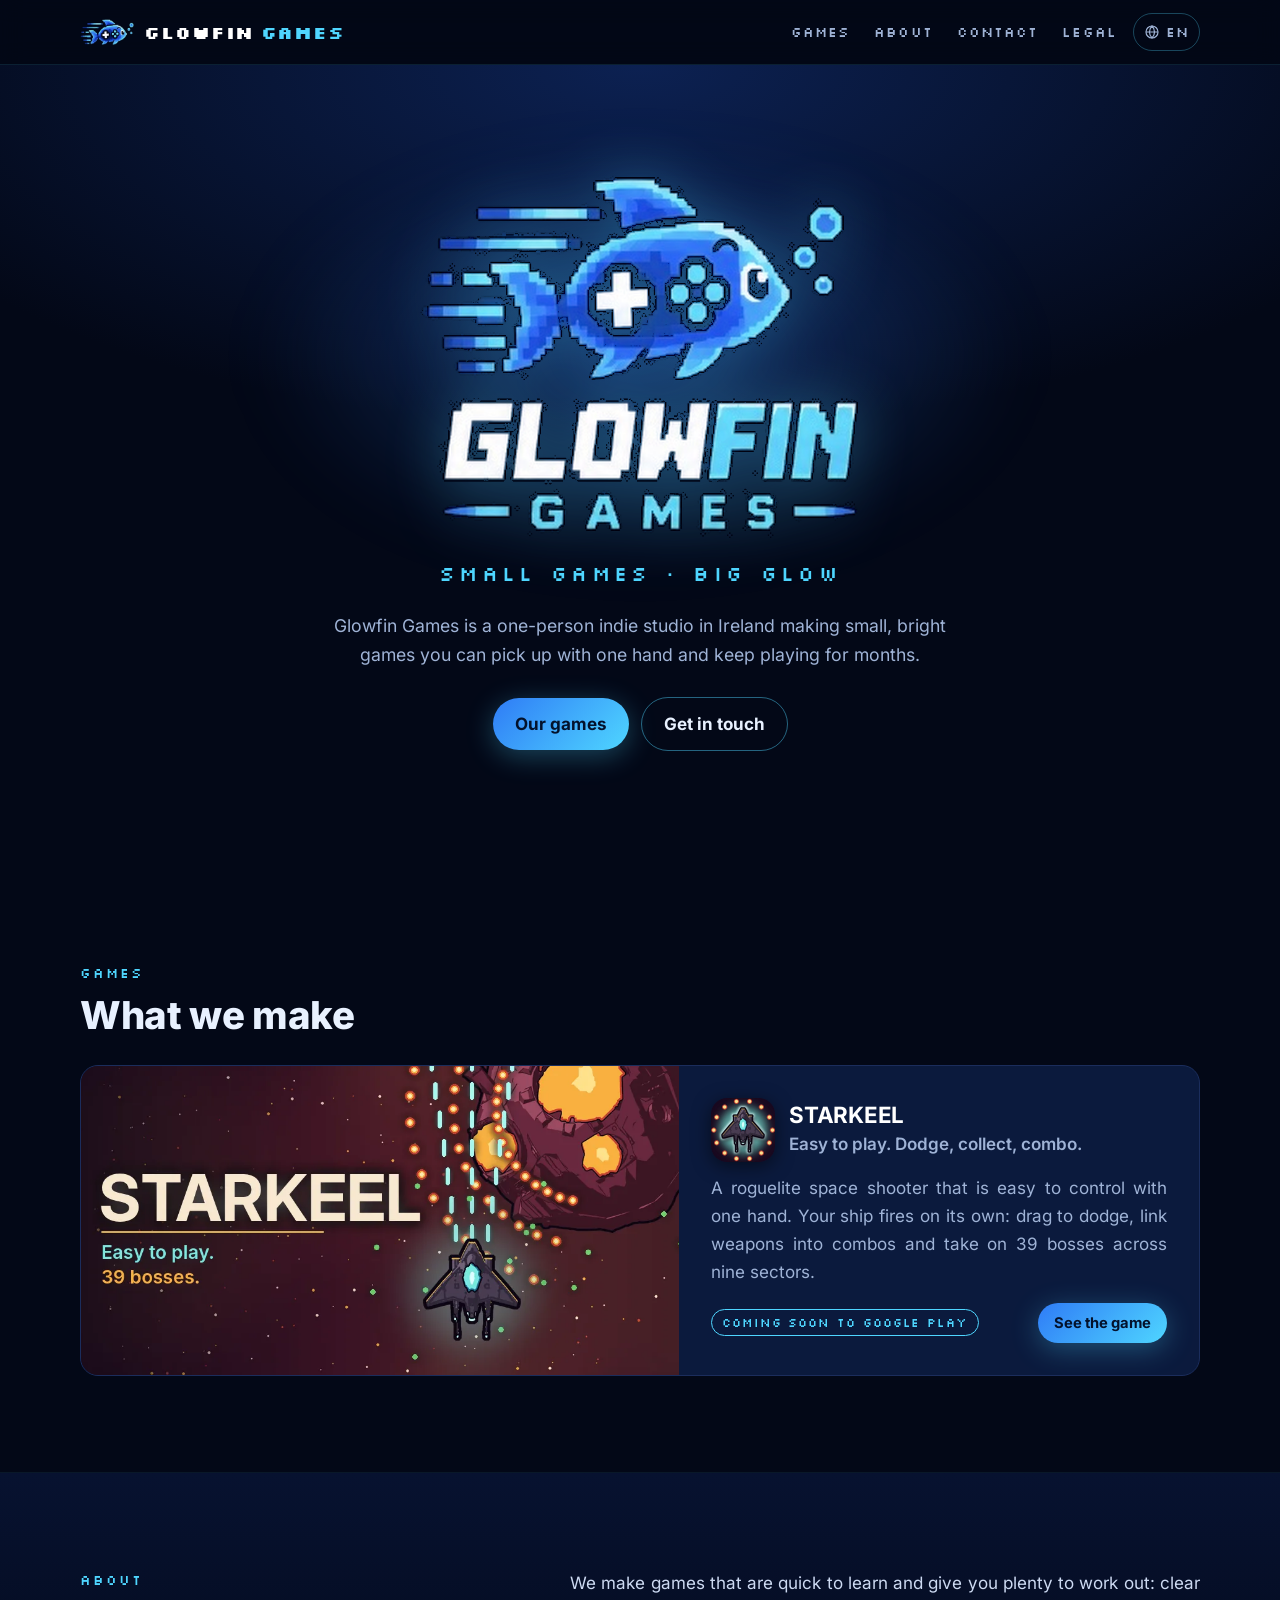
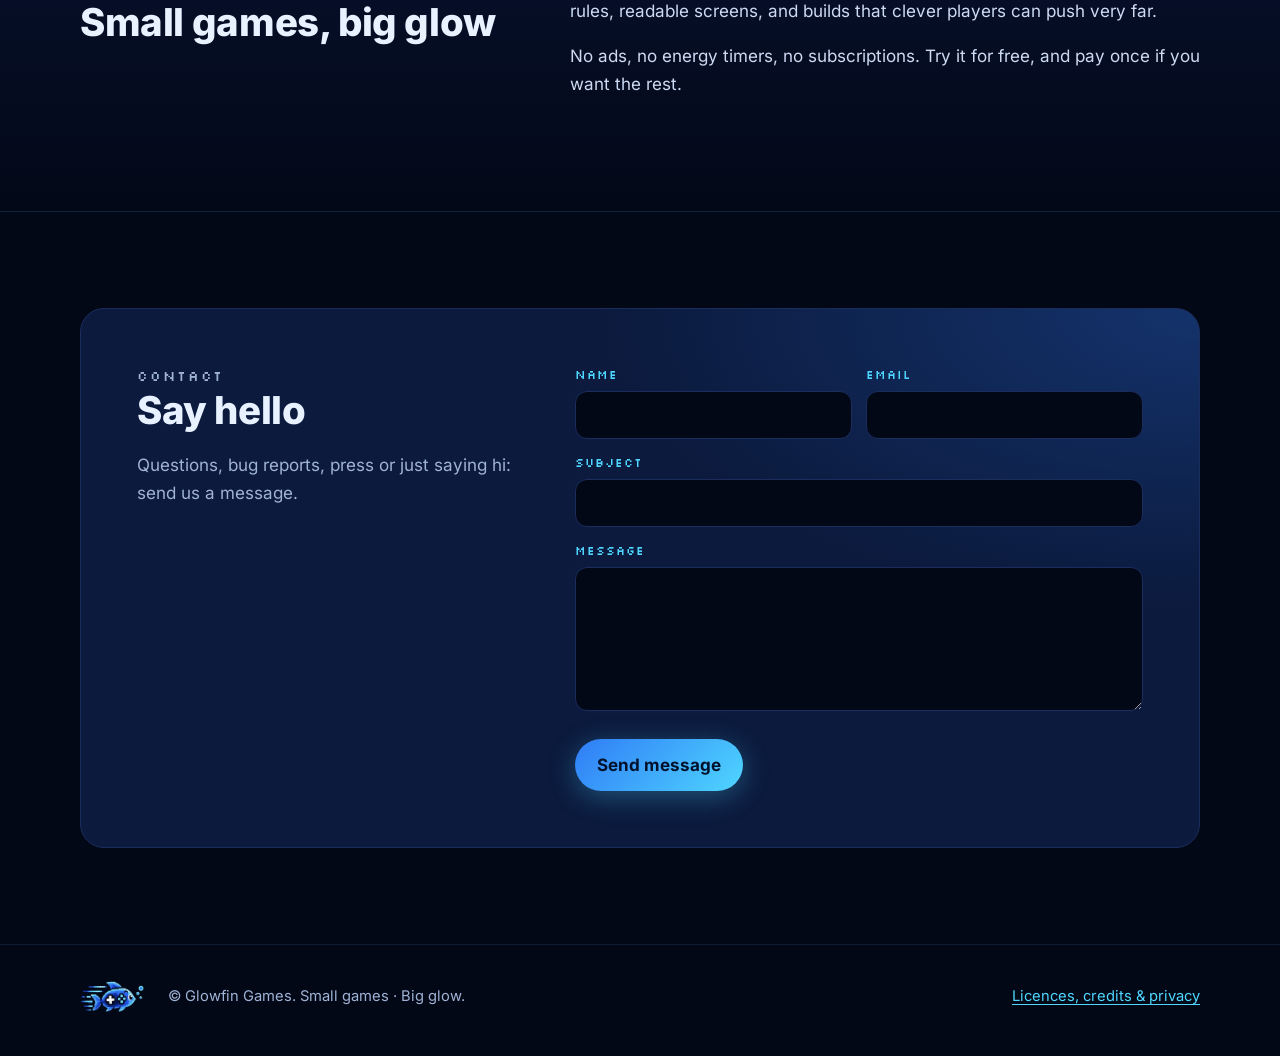
<file: docs/index.html>
<!doctype html>
<html lang="en">
<head>
<meta charset="utf-8">
<meta name="viewport" content="width=device-width, initial-scale=1">
<title>Glowfin Games</title>
<meta name="description" content="Glowfin Games is a one-person indie studio in Ireland making small, bright games you can pick up with one hand and keep playing for months.">
<meta property="og:title" content="Glowfin Games">
<meta property="og:description" content="Glowfin Games is a one-person indie studio in Ireland making small, bright games you can pick up with one hand and keep playing for months.">
<meta property="og:locale" content="en">
<meta name="theme-color" content="#030817">
<link rel="canonical" href="https://glowfingames.com/">
<link rel="alternate" hreflang="en" href="https://glowfingames.com/">
<link rel="alternate" hreflang="pt-BR" href="https://glowfingames.com/pt-br/">
<link rel="alternate" hreflang="x-default" href="https://glowfingames.com/">
<link rel="icon" type="image/png" href="assets/brand/favicon.png">
<link rel="apple-touch-icon" href="assets/brand/apple-touch-icon.png">
<link rel="stylesheet" href="assets/site.css">
<script src="https://challenges.cloudflare.com/turnstile/v0/api.js" async defer></script>
</head>
<body data-lb-close="Close" data-lb-prev="Previous" data-lb-next="Next">
<a class="skip" href="#main">Skip to content</a>
<header class="top">
  <div class="wrap top-in">
    <a class="brand" href="index.html"><img src="assets/brand/glowfin-fish.png" alt="" width="54" height="26"><span>Glowfin<b>Games</b></span></a>
    <div class="top-right">
      <nav><a href="index.html#games">Games</a><a href="index.html#about">About</a><a href="index.html#contact">Contact</a><a href="legal/index.html">Legal</a></nav>
      <details class="lang"><summary aria-label="Language: English" title="Language"><svg class="ico" viewBox="0 0 24 24" aria-hidden="true"><circle cx="12" cy="12" r="9" fill="none" stroke="currentColor" stroke-width="1.8"/><path d="M3 12h18M12 3c2.6 2.6 3.8 5.6 3.8 9s-1.2 6.4-3.8 9c-2.6-2.6-3.8-5.6-3.8-9S9.4 5.6 12 3z" fill="none" stroke="currentColor" stroke-width="1.8"/></svg><span>EN</span></summary><ul><li><a href="index.html?lang=en" hreflang="en" lang="en" data-lang="en" aria-current="true">English</a></li><li><a href="pt-br/index.html?lang=pt-br" hreflang="pt-BR" lang="pt-BR" data-lang="pt-br">Português (Brasil)</a></li></ul></details>
    </div>
  </div>
</header>
<main id="main">
<section class="hero">
  <div class="glow" aria-hidden="true"></div>
  <div class="wrap hero-in">
    <img class="hero-logo" src="assets/brand/glowfin-logo.png" alt="Glowfin Games" width="625" height="515">
    <p class="slogan">Small games · Big glow</p>
    <p class="lead">Glowfin Games is a one-person indie studio in Ireland making small, bright games you can pick up with one hand and keep playing for months.</p>
    <div class="row center"><a class="btn" href="#games">Our games</a><a class="btn ghost" href="#contact">Get in touch</a></div>
  </div>
  <div class="bubbles" aria-hidden="true"><i></i><i></i><i></i><i></i><i></i><i></i><i></i><i></i><i></i><i></i><i></i><i></i><i></i><i></i></div>
</section>
<section id="games" class="section">
  <div class="wrap">
    <p class="kicker">Games</p>
    <h2>What we make</h2>
    <div class="game-grid">
<article class="game-card" style="--accent:#4fd6ff">
  <a class="game-card-img" href="games/starkeel/index.html"><img src="games/starkeel/media/banner.webp?v=4601c303" alt="STARKEEL artwork" loading="lazy" width="1024" height="500"></a>
  <div class="game-card-body">
    <div class="game-card-head">
      <img class="game-icon" src="games/starkeel/media/icon.webp?v=4570284d" alt="" width="64" height="64">
      <div><h3><a href="games/starkeel/index.html">STARKEEL</a></h3><p class="tag">Easy to play. Dodge, collect, combo.</p></div>
    </div>
    <p>A roguelite space shooter that is easy to control with one hand. Your ship fires on its own: drag to dodge, link weapons into combos and take on 39 bosses across nine sectors.</p>
    <div class="row"><span class="badge">Coming soon to Google Play</span><a class="btn small" href="games/starkeel/index.html">See the game</a></div>
  </div>
</article>
    </div>
  </div>
</section>
<section id="about" class="section alt">
  <div class="wrap about-in">
    <div><p class="kicker">About</p><h2>Small games, big glow</h2></div>
    <div class="prose"><p>We make games that are quick to learn and give you plenty to work out: clear rules, readable screens, and builds that clever players can push very far.</p>
<p>No ads, no energy timers, no subscriptions. Try it for free, and pay once if you want the rest.</p></div>
  </div>
</section>
<section id="contact" class="section contact">
  <div class="wrap contact-in has-form">
    <div>
      <p class="kicker">Contact</p>
      <h2>Say hello</h2>
      <p>Questions, bug reports, press or just saying hi: send us a message.</p>
    </div>
    <div class="contact-card"><form class="contact-form" action="https://glowfingames.com/api/contact" method="post" data-contact data-msg-sending="Sending…" data-msg-sent="Thanks! Your message is on its way. We&#x27;ll reply by email." data-msg-err-captcha="The spam check didn&#x27;t pass. Please wait for it to finish and try again." data-msg-err-fields="Please add a valid email address and a message." data-msg-err-send="Sorry, that didn&#x27;t send. Please try again in a moment." data-msg-err-offline="Sorry, that didn&#x27;t send. Check your connection and try again.">
  <div class="two">
    <label>Name<input name="name" autocomplete="name" maxlength="100"></label>
    <label>Email<input name="email" type="email" autocomplete="email" maxlength="200" required></label>
  </div>
  <label>Subject<input name="subject" maxlength="150"></label>
  <label>Message<textarea name="message" rows="5" maxlength="5000" required></textarea></label>
  <label class="hp" aria-hidden="true">Website<input name="website" tabindex="-1" autocomplete="off"></label>
  <div class="cf-turnstile" data-sitekey="0x4AAAAAAF5zjyASUBGhfJ5C" data-theme="dark" data-language="en"></div>
  <div class="row"><button class="btn" type="submit">Send message</button><p class="form-status" role="status" aria-live="polite"></p></div>
  
</form></div>
  </div>
</section>
</main>
<footer class="foot">
  <div class="wrap foot-in">
    <img src="assets/brand/glowfin-fish.png" alt="" width="64" height="31">
    <p>© Glowfin Games. Small games · Big glow.</p>
    <p><a href="legal/index.html">Licences, credits &amp; privacy</a></p>
  </div>
</footer>
<script src="assets/site.js" defer></script>
</body>
</html>
</file>
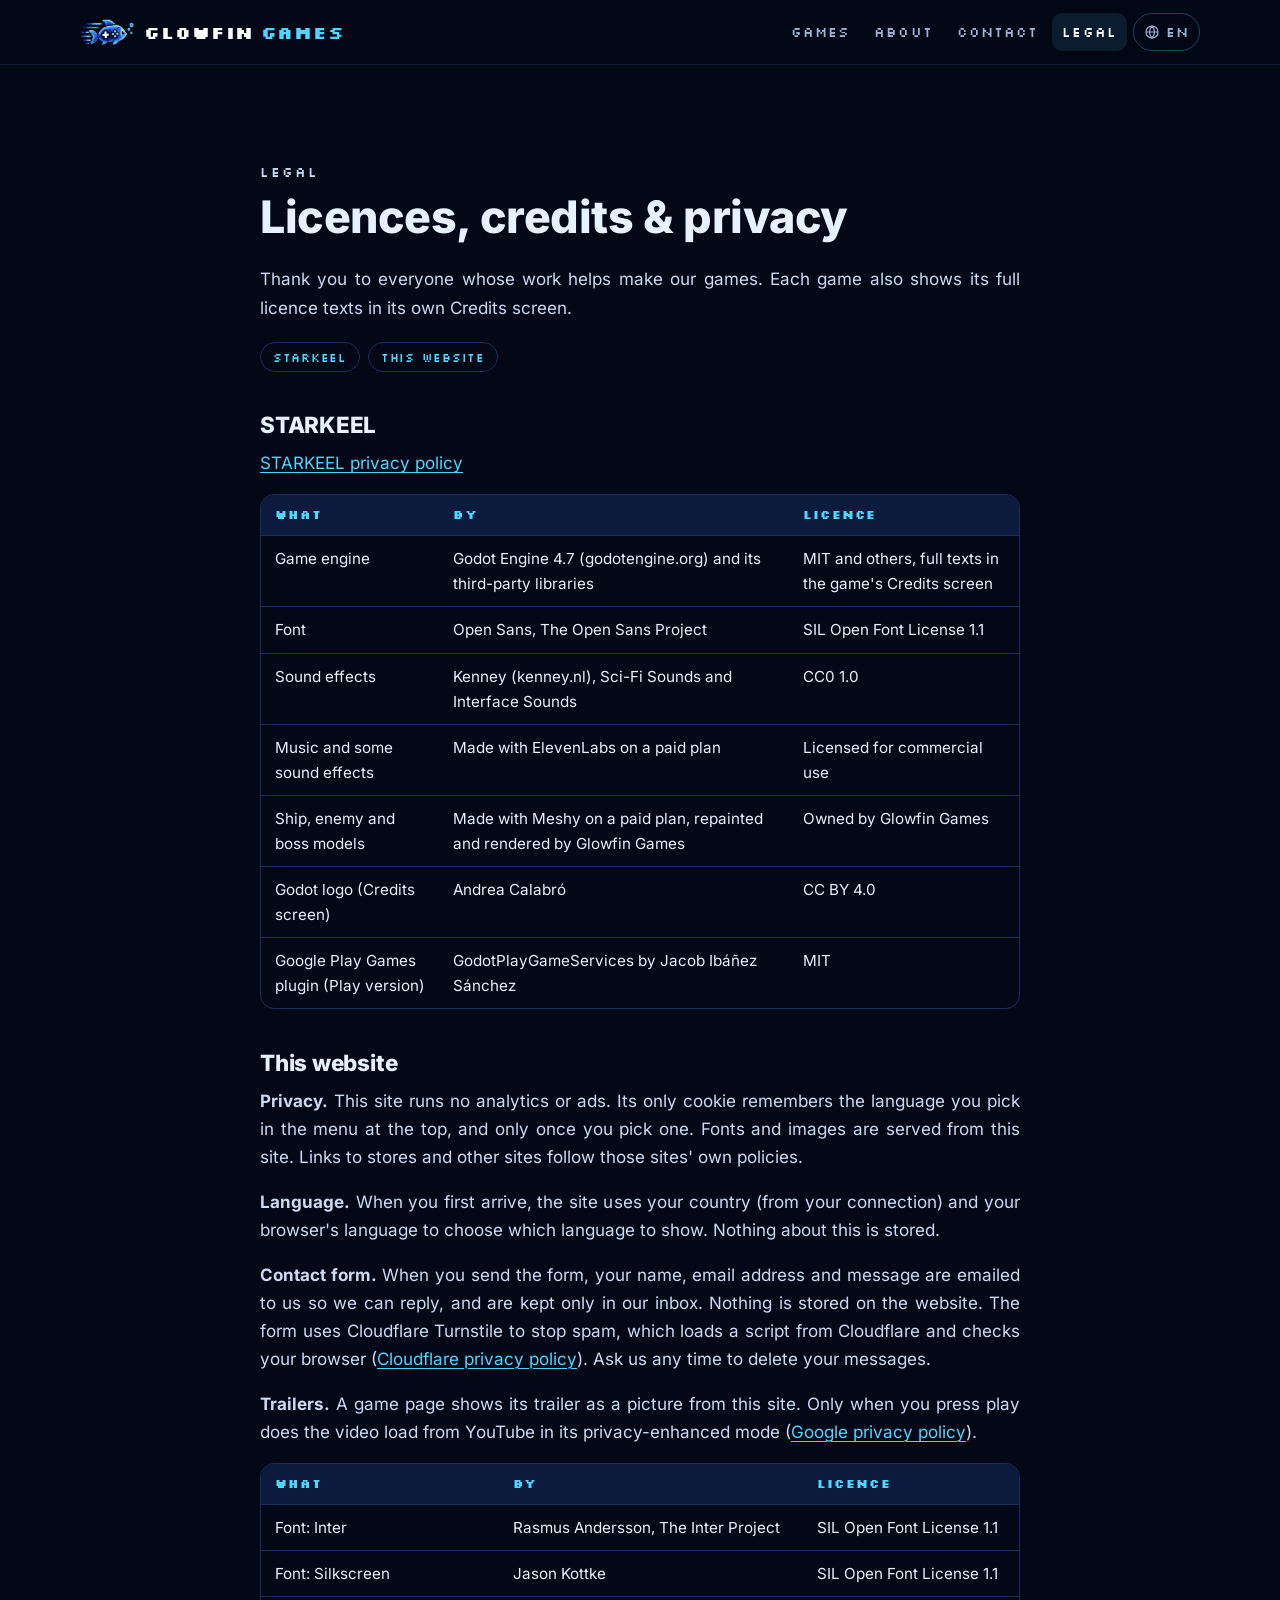
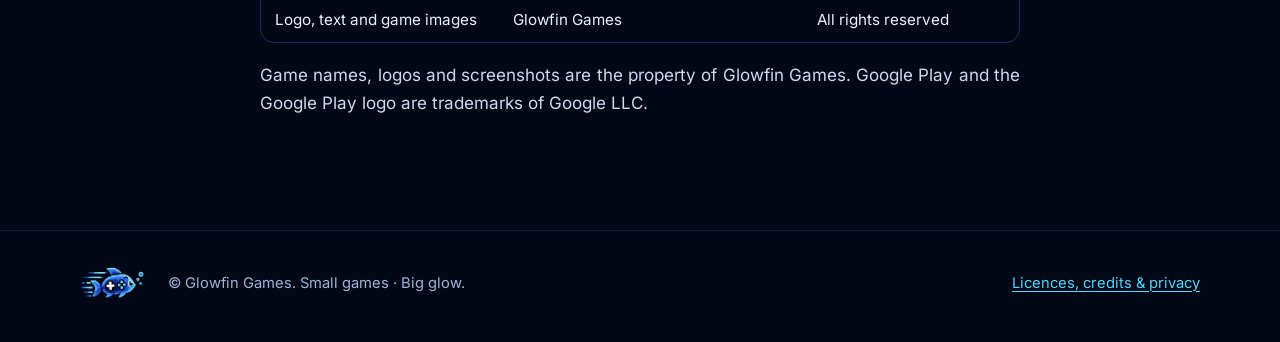
<file: docs/legal/index.html>
<!doctype html>
<html lang="en">
<head>
<meta charset="utf-8">
<meta name="viewport" content="width=device-width, initial-scale=1">
<title>Licences, credits &amp; privacy · Glowfin Games</title>
<meta name="description" content="Licences, credits and privacy policies for Glowfin Games games.">
<meta property="og:title" content="Licences, credits &amp; privacy · Glowfin Games">
<meta property="og:description" content="Licences, credits and privacy policies for Glowfin Games games.">
<meta property="og:locale" content="en">
<meta name="theme-color" content="#030817">
<link rel="canonical" href="https://glowfingames.com/legal/">
<link rel="alternate" hreflang="en" href="https://glowfingames.com/legal/">
<link rel="alternate" hreflang="pt-BR" href="https://glowfingames.com/pt-br/legal/">
<link rel="alternate" hreflang="x-default" href="https://glowfingames.com/legal/">
<link rel="icon" type="image/png" href="../assets/brand/favicon.png">
<link rel="apple-touch-icon" href="../assets/brand/apple-touch-icon.png">
<link rel="stylesheet" href="../assets/site.css">
</head>
<body data-lb-close="Close" data-lb-prev="Previous" data-lb-next="Next">
<a class="skip" href="#main">Skip to content</a>
<header class="top">
  <div class="wrap top-in">
    <a class="brand" href="../index.html"><img src="../assets/brand/glowfin-fish.png" alt="" width="54" height="26"><span>Glowfin<b>Games</b></span></a>
    <div class="top-right">
      <nav><a href="../index.html#games">Games</a><a href="../index.html#about">About</a><a href="../index.html#contact">Contact</a><a href="../legal/index.html" aria-current="page">Legal</a></nav>
      <details class="lang"><summary aria-label="Language: English" title="Language"><svg class="ico" viewBox="0 0 24 24" aria-hidden="true"><circle cx="12" cy="12" r="9" fill="none" stroke="currentColor" stroke-width="1.8"/><path d="M3 12h18M12 3c2.6 2.6 3.8 5.6 3.8 9s-1.2 6.4-3.8 9c-2.6-2.6-3.8-5.6-3.8-9S9.4 5.6 12 3z" fill="none" stroke="currentColor" stroke-width="1.8"/></svg><span>EN</span></summary><ul><li><a href="../legal/index.html?lang=en" hreflang="en" lang="en" data-lang="en" aria-current="true">English</a></li><li><a href="../pt-br/legal/index.html?lang=pt-br" hreflang="pt-BR" lang="pt-BR" data-lang="pt-br">Português (Brasil)</a></li></ul></details>
    </div>
  </div>
</header>
<main id="main">
<section class="section"><div class="wrap narrow prose legal">
<p class="kicker">Legal</p>
<h1>Licences, credits &amp; privacy</h1>
<p>Thank you to everyone whose work helps make our games. Each game also shows its full licence texts in its own Credits screen.</p>
<nav class="toc"><a href="#starkeel">STARKEEL</a><a href="#website">This website</a></nav>
<h2 id="starkeel">STARKEEL</h2>
<p><a href="../games/starkeel/privacy/index.html">STARKEEL privacy policy</a></p>
<div class="table"><table><thead><tr><th>What</th><th>By</th><th>Licence</th></tr></thead><tbody>
<tr><td>Game engine</td><td>Godot Engine 4.7 (godotengine.org) and its third-party libraries</td><td>MIT and others, full texts in the game&#x27;s Credits screen</td></tr>
<tr><td>Font</td><td>Open Sans, The Open Sans Project</td><td>SIL Open Font License 1.1</td></tr>
<tr><td>Sound effects</td><td>Kenney (kenney.nl), Sci-Fi Sounds and Interface Sounds</td><td>CC0 1.0</td></tr>
<tr><td>Music and some sound effects</td><td>Made with ElevenLabs on a paid plan</td><td>Licensed for commercial use</td></tr>
<tr><td>Ship, enemy and boss models</td><td>Made with Meshy on a paid plan, repainted and rendered by Glowfin Games</td><td>Owned by Glowfin Games</td></tr>
<tr><td>Godot logo (Credits screen)</td><td>Andrea Calabró</td><td>CC BY 4.0</td></tr>
<tr><td>Google Play Games plugin (Play version)</td><td>GodotPlayGameServices by Jacob Ibáñez Sánchez</td><td>MIT</td></tr>
</tbody></table></div>
<h2 id="website">This website</h2>
<p><strong>Privacy.</strong> This site runs no analytics or ads. Its only cookie remembers the language you pick in the menu at the top, and only once you pick one. Fonts and images are served from this site. Links to stores and other sites follow those sites' own policies.</p><p><strong>Language.</strong> When you first arrive, the site uses your country (from your connection) and your browser's language to choose which language to show. Nothing about this is stored.</p><p><strong>Contact form.</strong> When you send the form, your name, email address and message are emailed to us so we can reply, and are kept only in our inbox. Nothing is stored on the website. The form uses Cloudflare Turnstile to stop spam, which loads a script from Cloudflare and checks your browser (<a href="https://www.cloudflare.com/privacypolicy/">Cloudflare privacy policy</a>). Ask us any time to delete your messages.</p><p><strong>Trailers.</strong> A game page shows its trailer as a picture from this site. Only when you press play does the video load from YouTube in its privacy-enhanced mode (<a href="https://policies.google.com/privacy">Google privacy policy</a>).</p>
<div class="table"><table><thead><tr><th>What</th><th>By</th><th>Licence</th></tr></thead><tbody>
<tr><td>Font: Inter</td><td>Rasmus Andersson, The Inter Project</td><td>SIL Open Font License 1.1</td></tr>
<tr><td>Font: Silkscreen</td><td>Jason Kottke</td><td>SIL Open Font License 1.1</td></tr>
<tr><td>Logo, text and game images</td><td>Glowfin Games</td><td>All rights reserved</td></tr>
</tbody></table></div>
<p>Game names, logos and screenshots are the property of Glowfin Games. Google Play and the Google Play logo are trademarks of Google LLC.</p>
</div></section>
</main>
<footer class="foot">
  <div class="wrap foot-in">
    <img src="../assets/brand/glowfin-fish.png" alt="" width="64" height="31">
    <p>© Glowfin Games. Small games · Big glow.</p>
    <p><a href="../legal/index.html">Licences, credits &amp; privacy</a></p>
  </div>
</footer>
<script src="../assets/site.js" defer></script>
</body>
</html>
</file>
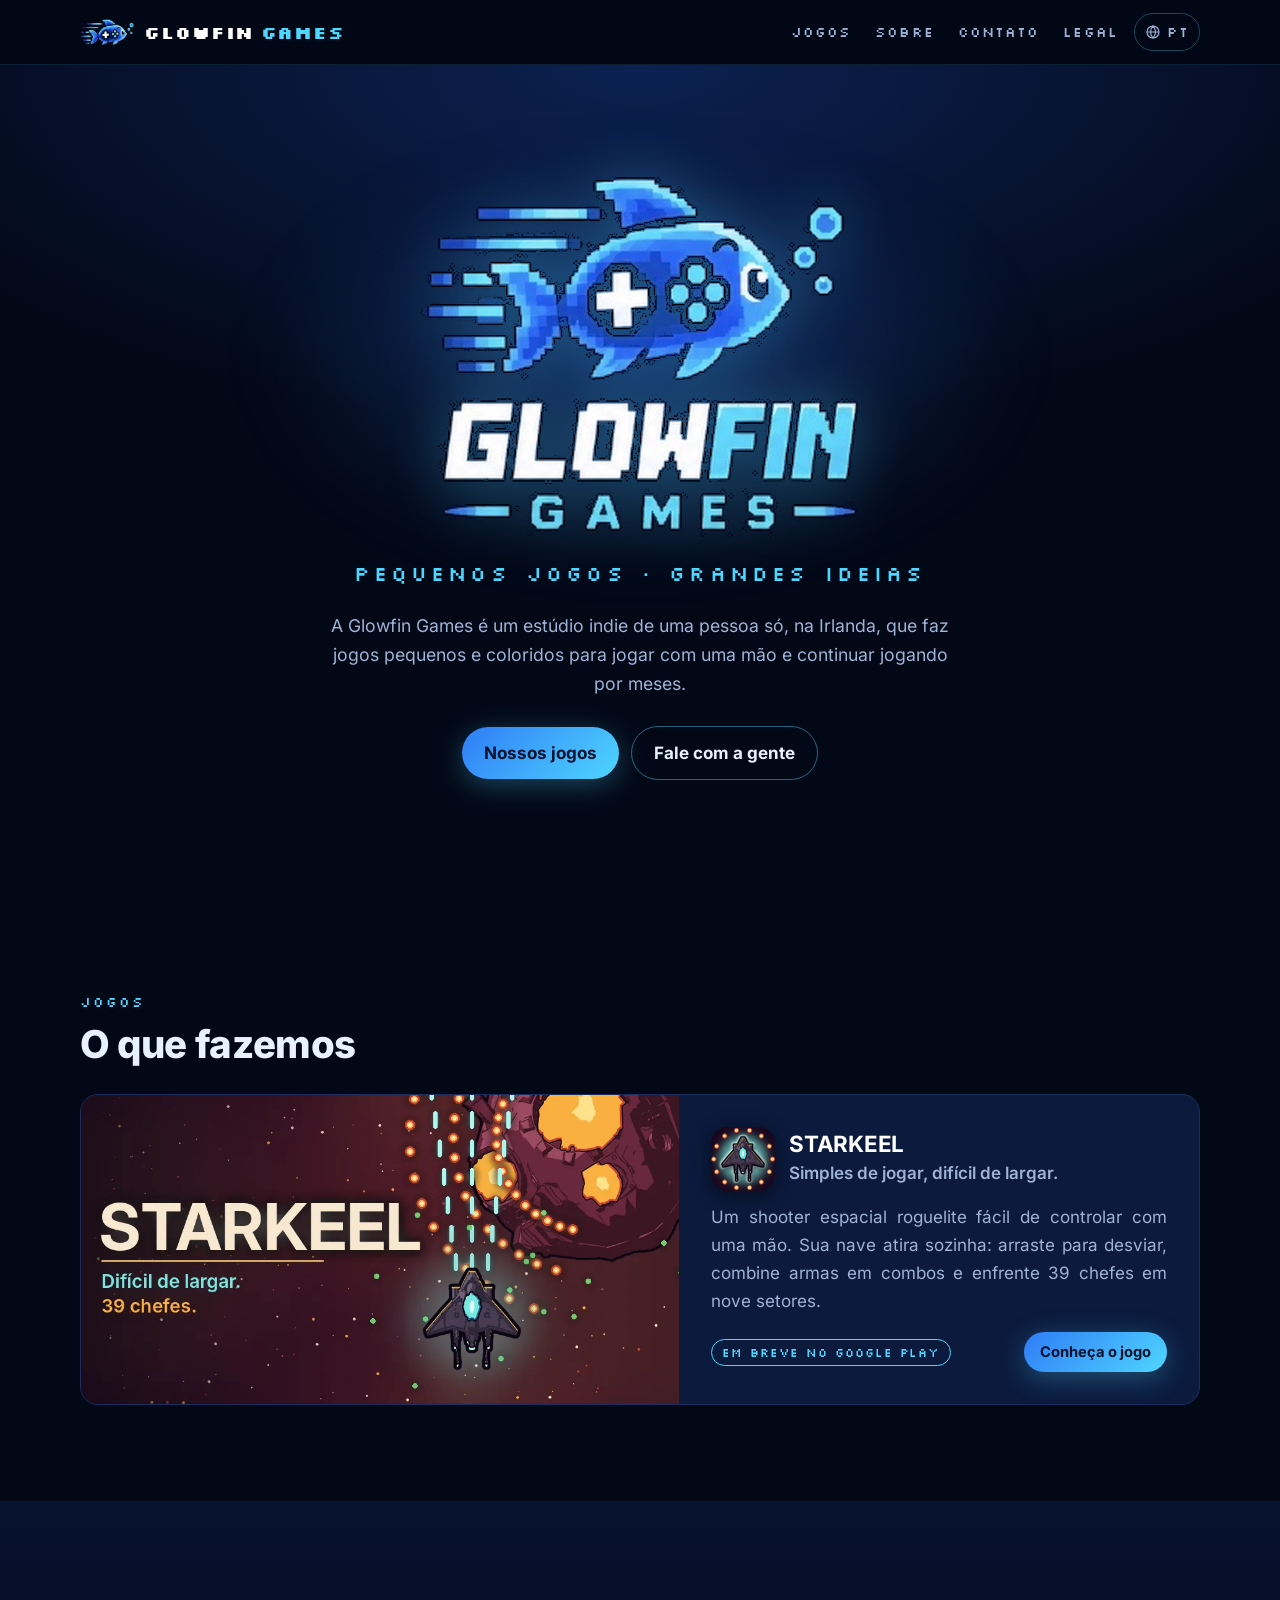
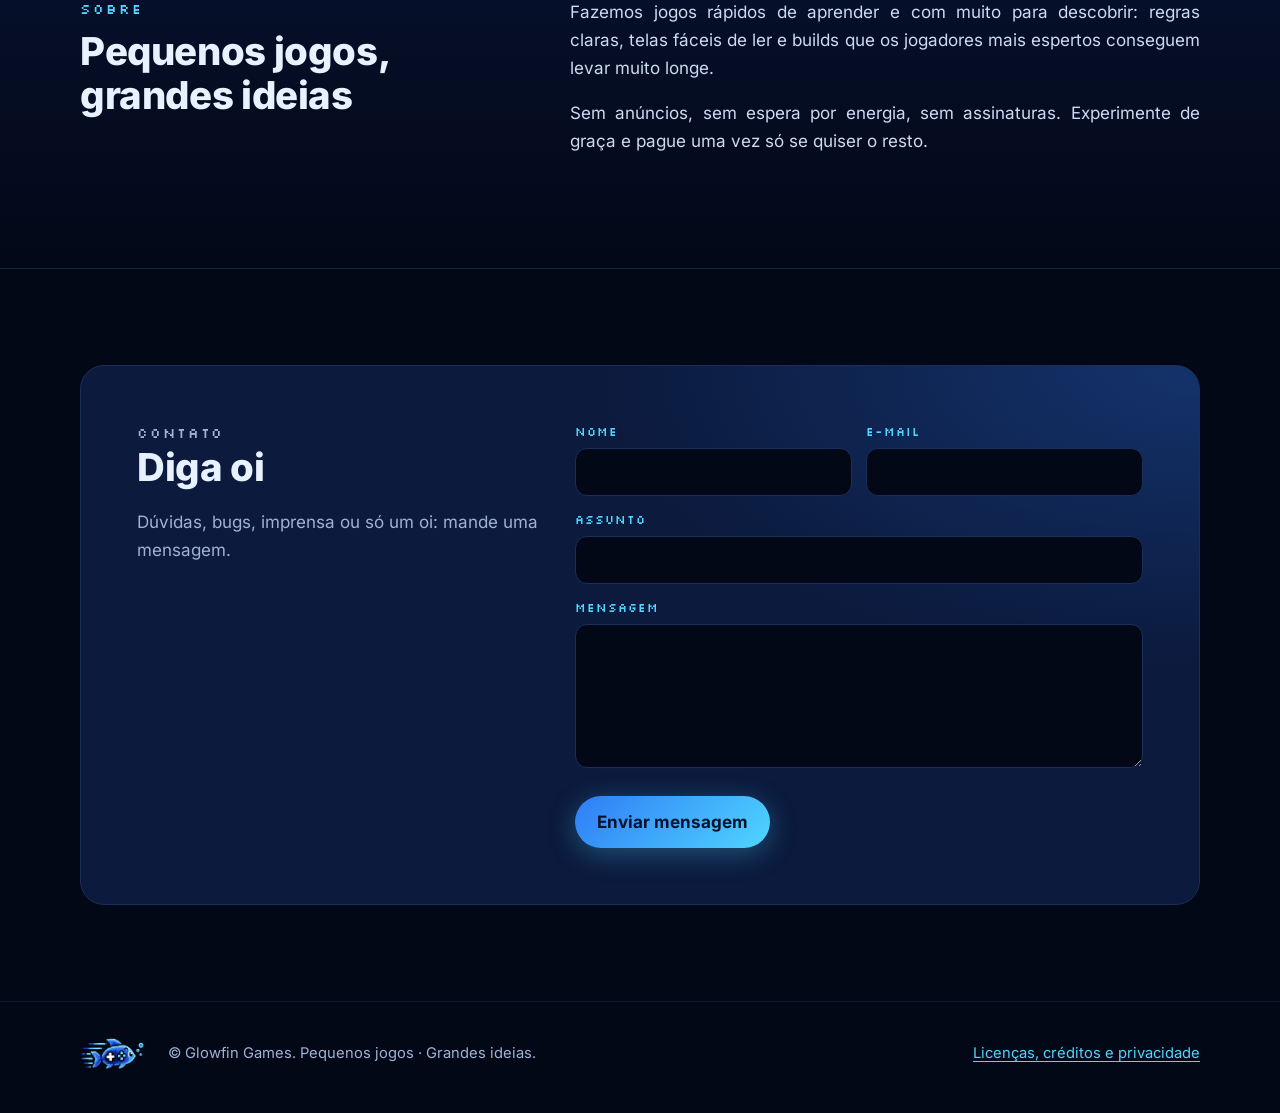
<file: docs/pt-br/index.html>
<!doctype html>
<html lang="pt-BR">
<head>
<meta charset="utf-8">
<meta name="viewport" content="width=device-width, initial-scale=1">
<title>Glowfin Games</title>
<meta name="description" content="A Glowfin Games é um estúdio indie de uma pessoa só, na Irlanda, que faz jogos pequenos e coloridos para jogar com uma mão e continuar jogando por meses.">
<meta property="og:title" content="Glowfin Games">
<meta property="og:description" content="A Glowfin Games é um estúdio indie de uma pessoa só, na Irlanda, que faz jogos pequenos e coloridos para jogar com uma mão e continuar jogando por meses.">
<meta property="og:locale" content="pt_BR">
<meta name="theme-color" content="#030817">
<link rel="canonical" href="https://glowfingames.com/pt-br/">
<link rel="alternate" hreflang="en" href="https://glowfingames.com/">
<link rel="alternate" hreflang="pt-BR" href="https://glowfingames.com/pt-br/">
<link rel="alternate" hreflang="x-default" href="https://glowfingames.com/">
<link rel="icon" type="image/png" href="../assets/brand/favicon.png">
<link rel="apple-touch-icon" href="../assets/brand/apple-touch-icon.png">
<link rel="stylesheet" href="../assets/site.css">
<script src="https://challenges.cloudflare.com/turnstile/v0/api.js" async defer></script>
</head>
<body data-lb-close="Fechar" data-lb-prev="Anterior" data-lb-next="Próxima">
<a class="skip" href="#main">Pular para o conteúdo</a>
<header class="top">
  <div class="wrap top-in">
    <a class="brand" href="../pt-br/index.html"><img src="../assets/brand/glowfin-fish.png" alt="" width="54" height="26"><span>Glowfin<b>Games</b></span></a>
    <div class="top-right">
      <nav><a href="../pt-br/index.html#games">Jogos</a><a href="../pt-br/index.html#about">Sobre</a><a href="../pt-br/index.html#contact">Contato</a><a href="../pt-br/legal/index.html">Legal</a></nav>
      <details class="lang"><summary aria-label="Idioma: Português (Brasil)" title="Idioma"><svg class="ico" viewBox="0 0 24 24" aria-hidden="true"><circle cx="12" cy="12" r="9" fill="none" stroke="currentColor" stroke-width="1.8"/><path d="M3 12h18M12 3c2.6 2.6 3.8 5.6 3.8 9s-1.2 6.4-3.8 9c-2.6-2.6-3.8-5.6-3.8-9S9.4 5.6 12 3z" fill="none" stroke="currentColor" stroke-width="1.8"/></svg><span>PT</span></summary><ul><li><a href="../index.html?lang=en" hreflang="en" lang="en" data-lang="en">English</a></li><li><a href="../pt-br/index.html?lang=pt-br" hreflang="pt-BR" lang="pt-BR" data-lang="pt-br" aria-current="true">Português (Brasil)</a></li></ul></details>
    </div>
  </div>
</header>
<main id="main">
<section class="hero">
  <div class="glow" aria-hidden="true"></div>
  <div class="wrap hero-in">
    <img class="hero-logo" src="../assets/brand/glowfin-logo.png" alt="Glowfin Games" width="625" height="515">
    <p class="slogan">Pequenos jogos · Grandes ideias</p>
    <p class="lead">A Glowfin Games é um estúdio indie de uma pessoa só, na Irlanda, que faz jogos pequenos e coloridos para jogar com uma mão e continuar jogando por meses.</p>
    <div class="row center"><a class="btn" href="#games">Nossos jogos</a><a class="btn ghost" href="#contact">Fale com a gente</a></div>
  </div>
  <div class="bubbles" aria-hidden="true"><i></i><i></i><i></i><i></i><i></i><i></i><i></i><i></i><i></i><i></i><i></i><i></i><i></i><i></i></div>
</section>
<section id="games" class="section">
  <div class="wrap">
    <p class="kicker">Jogos</p>
    <h2>O que fazemos</h2>
    <div class="game-grid">
<article class="game-card" style="--accent:#4fd6ff">
  <a class="game-card-img" href="../pt-br/games/starkeel/index.html"><img src="../games/starkeel/media/pt-br/banner.webp?v=d8ce0db4" alt="Arte de STARKEEL" loading="lazy" width="1024" height="500"></a>
  <div class="game-card-body">
    <div class="game-card-head">
      <img class="game-icon" src="../games/starkeel/media/icon.webp?v=4570284d" alt="" width="64" height="64">
      <div><h3><a href="../pt-br/games/starkeel/index.html">STARKEEL</a></h3><p class="tag">Simples de jogar, difícil de largar.</p></div>
    </div>
    <p>Um shooter espacial roguelite fácil de controlar com uma mão. Sua nave atira sozinha: arraste para desviar, combine armas em combos e enfrente 39 chefes em nove setores.</p>
    <div class="row"><span class="badge">Em breve no Google Play</span><a class="btn small" href="../pt-br/games/starkeel/index.html">Conheça o jogo</a></div>
  </div>
</article>
    </div>
  </div>
</section>
<section id="about" class="section alt">
  <div class="wrap about-in">
    <div><p class="kicker">Sobre</p><h2>Pequenos jogos, grandes ideias</h2></div>
    <div class="prose"><p>Fazemos jogos rápidos de aprender e com muito para descobrir: regras claras, telas fáceis de ler e builds que os jogadores mais espertos conseguem levar muito longe.</p>
<p>Sem anúncios, sem espera por energia, sem assinaturas. Experimente de graça e pague uma vez só se quiser o resto.</p></div>
  </div>
</section>
<section id="contact" class="section contact">
  <div class="wrap contact-in has-form">
    <div>
      <p class="kicker">Contato</p>
      <h2>Diga oi</h2>
      <p>Dúvidas, bugs, imprensa ou só um oi: mande uma mensagem.</p>
    </div>
    <div class="contact-card"><form class="contact-form" action="https://glowfingames.com/api/contact" method="post" data-contact data-msg-sending="Enviando…" data-msg-sent="Obrigado! Sua mensagem foi enviada. Vamos responder por e-mail." data-msg-err-captcha="A verificação contra spam não passou. Espere ela terminar e tente de novo." data-msg-err-fields="Coloque um e-mail válido e uma mensagem." data-msg-err-send="Não deu para enviar. Tente de novo daqui a pouco." data-msg-err-offline="Não deu para enviar. Confira sua conexão e tente de novo.">
  <div class="two">
    <label>Nome<input name="name" autocomplete="name" maxlength="100"></label>
    <label>E-mail<input name="email" type="email" autocomplete="email" maxlength="200" required></label>
  </div>
  <label>Assunto<input name="subject" maxlength="150"></label>
  <label>Mensagem<textarea name="message" rows="5" maxlength="5000" required></textarea></label>
  <label class="hp" aria-hidden="true">Site<input name="website" tabindex="-1" autocomplete="off"></label>
  <div class="cf-turnstile" data-sitekey="0x4AAAAAAF5zjyASUBGhfJ5C" data-theme="dark" data-language="pt-br"></div>
  <div class="row"><button class="btn" type="submit">Enviar mensagem</button><p class="form-status" role="status" aria-live="polite"></p></div>
  
</form></div>
  </div>
</section>
</main>
<footer class="foot">
  <div class="wrap foot-in">
    <img src="../assets/brand/glowfin-fish.png" alt="" width="64" height="31">
    <p>© Glowfin Games. Pequenos jogos · Grandes ideias.</p>
    <p><a href="../pt-br/legal/index.html">Licenças, créditos e privacidade</a></p>
  </div>
</footer>
<script src="../assets/site.js" defer></script>
</body>
</html>
</file>
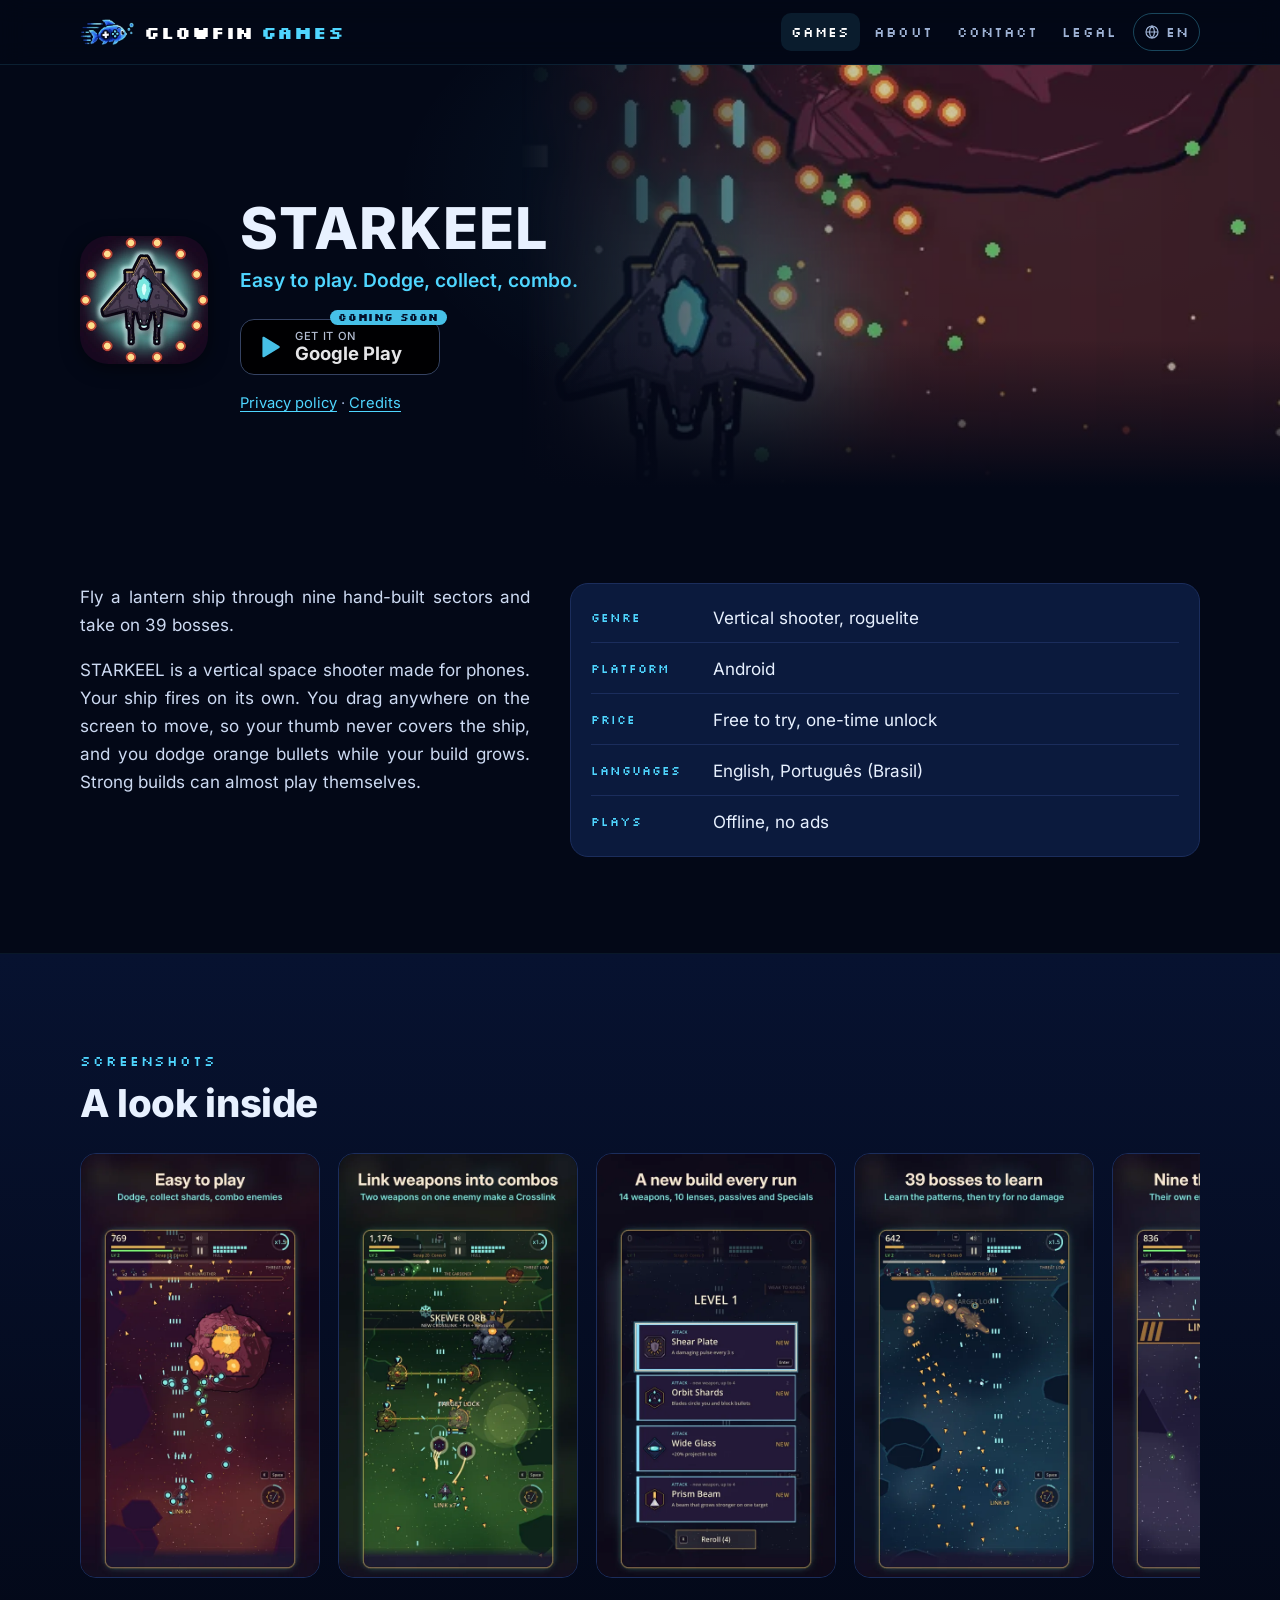
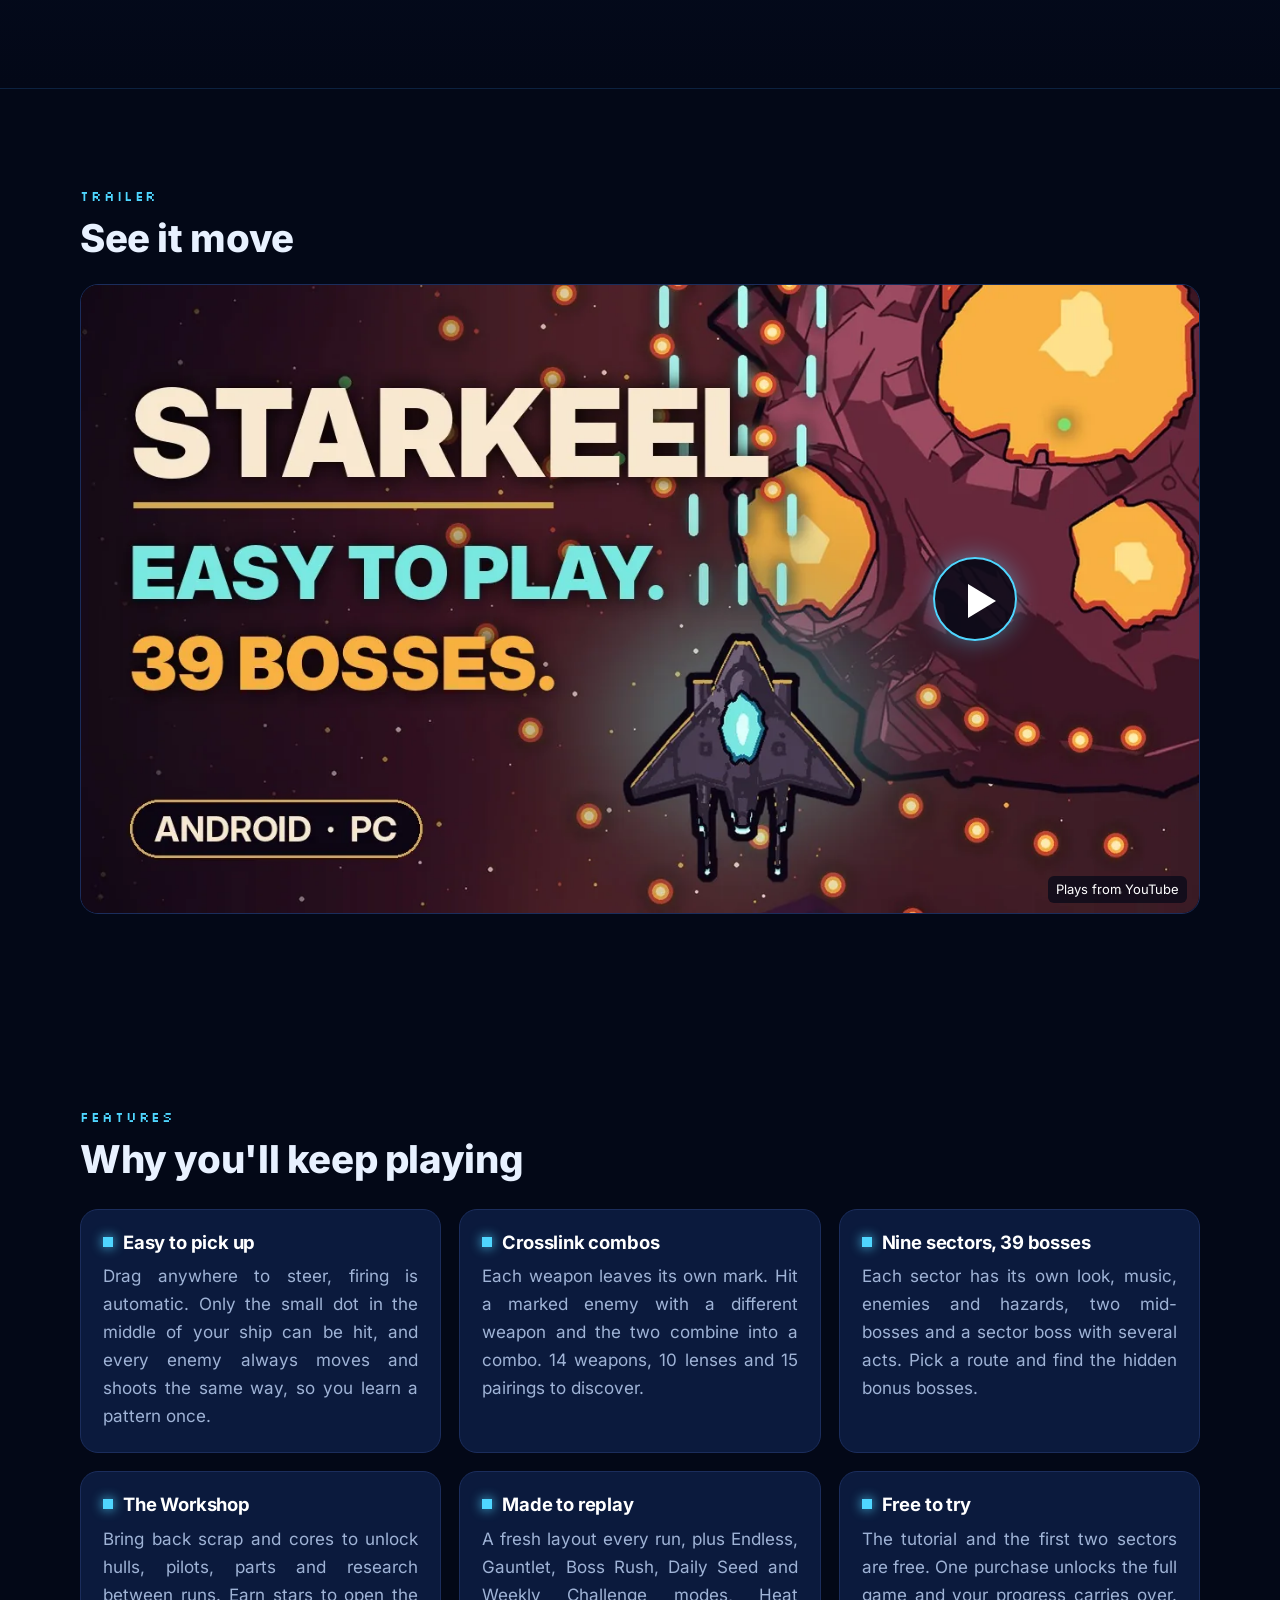
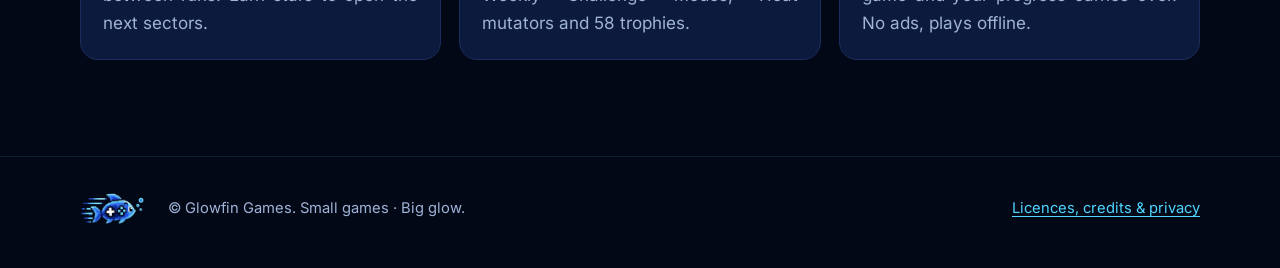
<file: docs/games/starkeel/index.html>
<!doctype html>
<html lang="en">
<head>
<meta charset="utf-8">
<meta name="viewport" content="width=device-width, initial-scale=1">
<title>STARKEEL · Glowfin Games</title>
<meta name="description" content="A roguelite space shooter that is easy to control with one hand. Your ship fires on its own: drag to dodge, link weapons into combos and take on 39 bosses across nine sectors.">
<meta property="og:title" content="STARKEEL · Glowfin Games">
<meta property="og:description" content="A roguelite space shooter that is easy to control with one hand. Your ship fires on its own: drag to dodge, link weapons into combos and take on 39 bosses across nine sectors.">
<meta property="og:locale" content="en">
<meta name="theme-color" content="#030817">
<link rel="canonical" href="https://glowfingames.com/games/starkeel/">
<link rel="alternate" hreflang="en" href="https://glowfingames.com/games/starkeel/">
<link rel="alternate" hreflang="pt-BR" href="https://glowfingames.com/pt-br/games/starkeel/">
<link rel="alternate" hreflang="x-default" href="https://glowfingames.com/games/starkeel/">
<link rel="icon" type="image/png" href="../../assets/brand/favicon.png">
<link rel="apple-touch-icon" href="../../assets/brand/apple-touch-icon.png">
<link rel="stylesheet" href="../../assets/site.css">
</head>
<body data-lb-close="Close" data-lb-prev="Previous" data-lb-next="Next">
<a class="skip" href="#main">Skip to content</a>
<header class="top">
  <div class="wrap top-in">
    <a class="brand" href="../../index.html"><img src="../../assets/brand/glowfin-fish.png" alt="" width="54" height="26"><span>Glowfin<b>Games</b></span></a>
    <div class="top-right">
      <nav><a href="../../index.html#games" aria-current="page">Games</a><a href="../../index.html#about">About</a><a href="../../index.html#contact">Contact</a><a href="../../legal/index.html">Legal</a></nav>
      <details class="lang"><summary aria-label="Language: English" title="Language"><svg class="ico" viewBox="0 0 24 24" aria-hidden="true"><circle cx="12" cy="12" r="9" fill="none" stroke="currentColor" stroke-width="1.8"/><path d="M3 12h18M12 3c2.6 2.6 3.8 5.6 3.8 9s-1.2 6.4-3.8 9c-2.6-2.6-3.8-5.6-3.8-9S9.4 5.6 12 3z" fill="none" stroke="currentColor" stroke-width="1.8"/></svg><span>EN</span></summary><ul><li><a href="../../games/starkeel/index.html?lang=en" hreflang="en" lang="en" data-lang="en" aria-current="true">English</a></li><li><a href="../../pt-br/games/starkeel/index.html?lang=pt-br" hreflang="pt-BR" lang="pt-BR" data-lang="pt-br">Português (Brasil)</a></li></ul></details>
    </div>
  </div>
</header>
<main id="main">
<div style="--accent:#4fd6ff">
<section class="game-hero">
  <img class="game-hero-bg" src="../../games/starkeel/media/hero.webp?v=b051e471" alt="">
  <div class="wrap game-hero-in">
    <img class="game-icon big" src="../../games/starkeel/media/icon.webp?v=4570284d" alt="" width="128" height="128">
    <div>
      
      <h1>STARKEEL</h1>
      <p class="tag">Easy to play. Dodge, collect, combo.</p>
      <div class="row"><span class="store soon" title="Coming soon"><svg class="ico" viewBox="0 0 24 24" aria-hidden="true"><path d="M5 3.5v17a1 1 0 0 0 1.5.9l14-8.5a1 1 0 0 0 0-1.8l-14-8.5A1 1 0 0 0 5 3.5z"/></svg><span><small>Get it on</small>Google Play</span><em>Coming soon</em></span></div>
      <p class="small-links"><a href="privacy/index.html">Privacy policy</a> · <a href="../../legal/index.html#starkeel">Credits</a></p>
    </div>
  </div>
</section>
<section class="section">
  <div class="wrap about-in">
    <div class="prose"><p>Fly a lantern ship through nine hand-built sectors and take on 39 bosses.</p>
<p>STARKEEL is a vertical space shooter made for phones. Your ship fires on its own. You drag anywhere on the screen to move, so your thumb never covers the ship, and you dodge orange bullets while your build grows. Strong builds can almost play themselves.</p></div>
    <dl class="facts"><div><dt>Genre</dt><dd>Vertical shooter, roguelite</dd></div>
<div><dt>Platform</dt><dd>Android</dd></div>
<div><dt>Price</dt><dd>Free to try, one-time unlock</dd></div>
<div><dt>Languages</dt><dd>English, Português (Brasil)</dd></div>
<div><dt>Plays</dt><dd>Offline, no ads</dd></div></dl>
  </div>
</section>
<section class="section alt">
  <div class="wrap">
    <p class="kicker">Screenshots</p>
    <h2>A look inside</h2>
    <ul class="shots"><li><a href="../../games/starkeel/media/phone-01_one_thumb.webp?v=546b23e6" data-lightbox><img src="../../games/starkeel/media/phone-01_one_thumb.webp?v=546b23e6" alt="Drag anywhere to dodge while the ship fires on its own" loading="lazy" width="540" height="960"></a></li>
<li><a href="../../games/starkeel/media/phone-02_crosslinks.webp?v=04055bd0" data-lightbox><img src="../../games/starkeel/media/phone-02_crosslinks.webp?v=04055bd0" alt="Two weapons on one enemy make a Crosslink combo" loading="lazy" width="540" height="960"></a></li>
<li><a href="../../games/starkeel/media/phone-03_cards.webp?v=518667f2" data-lightbox><img src="../../games/starkeel/media/phone-03_cards.webp?v=518667f2" alt="Pick one of three upgrade cards on level up" loading="lazy" width="540" height="960"></a></li>
<li><a href="../../games/starkeel/media/phone-04_bosses.webp?v=8b46e529" data-lightbox><img src="../../games/starkeel/media/phone-04_bosses.webp?v=8b46e529" alt="Boss fight with several acts" loading="lazy" width="540" height="960"></a></li>
<li><a href="../../games/starkeel/media/phone-05_sectors.webp?v=1b5a11c3" data-lightbox><img src="../../games/starkeel/media/phone-05_sectors.webp?v=1b5a11c3" alt="Nine themed sectors to unlock" loading="lazy" width="540" height="960"></a></li>
<li><a href="../../games/starkeel/media/phone-06_workshop.webp?v=b43d8313" data-lightbox><img src="../../games/starkeel/media/phone-06_workshop.webp?v=b43d8313" alt="The Workshop between runs" loading="lazy" width="540" height="960"></a></li>
<li><a href="../../games/starkeel/media/phone-07_modes.webp?v=05adc653" data-lightbox><img src="../../games/starkeel/media/phone-07_modes.webp?v=05adc653" alt="Endless, Gauntlet, Boss Rush and more modes" loading="lazy" width="540" height="960"></a></li>
<li><a href="../../games/starkeel/media/phone-08_free_to_try.webp?v=19f2a6e4" data-lightbox><img src="../../games/starkeel/media/phone-08_free_to_try.webp?v=19f2a6e4" alt="Free to try, one purchase unlocks the full game" loading="lazy" width="540" height="960"></a></li></ul>
  </div>
</section>
<section class="section"><div class="wrap"><p class="kicker">Trailer</p><h2>See it move</h2>
<div class="video"><a class="video-facade" style="--play-x:80%" href="https://www.youtube.com/watch?v=HXEYwCPIckM" data-youtube="HXEYwCPIckM" data-title="STARKEEL trailer" aria-label="Play the STARKEEL trailer"><img src="../../games/starkeel/media/trailer.webp?v=61268a55" alt="STARKEEL trailer" loading="lazy" width="1280" height="720"><span class="play" aria-hidden="true"></span><span class="video-note">Plays from YouTube</span></a></div></div></section>
<section class="section">
  <div class="wrap">
    <p class="kicker">Features</p>
    <h2>Why you&#x27;ll keep playing</h2>
    <ul class="features"><li><h3>Easy to pick up</h3><p>Drag anywhere to steer, firing is automatic. Only the small dot in the middle of your ship can be hit, and every enemy always moves and shoots the same way, so you learn a pattern once.</p></li>
<li><h3>Crosslink combos</h3><p>Each weapon leaves its own mark. Hit a marked enemy with a different weapon and the two combine into a combo. 14 weapons, 10 lenses and 15 pairings to discover.</p></li>
<li><h3>Nine sectors, 39 bosses</h3><p>Each sector has its own look, music, enemies and hazards, two mid-bosses and a sector boss with several acts. Pick a route and find the hidden bonus bosses.</p></li>
<li><h3>The Workshop</h3><p>Bring back scrap and cores to unlock hulls, pilots, parts and research between runs. Earn stars to open the next sectors.</p></li>
<li><h3>Made to replay</h3><p>A fresh layout every run, plus Endless, Gauntlet, Boss Rush, Daily Seed and Weekly Challenge modes, Heat mutators and 58 trophies.</p></li>
<li><h3>Free to try</h3><p>The tutorial and the first two sectors are free. One purchase unlocks the full game and your progress carries over. No ads, plays offline.</p></li></ul>
  </div>
</section>
</div>
</main>
<footer class="foot">
  <div class="wrap foot-in">
    <img src="../../assets/brand/glowfin-fish.png" alt="" width="64" height="31">
    <p>© Glowfin Games. Small games · Big glow.</p>
    <p><a href="../../legal/index.html">Licences, credits &amp; privacy</a></p>
  </div>
</footer>
<script src="../../assets/site.js" defer></script>
</body>
</html>
</file>
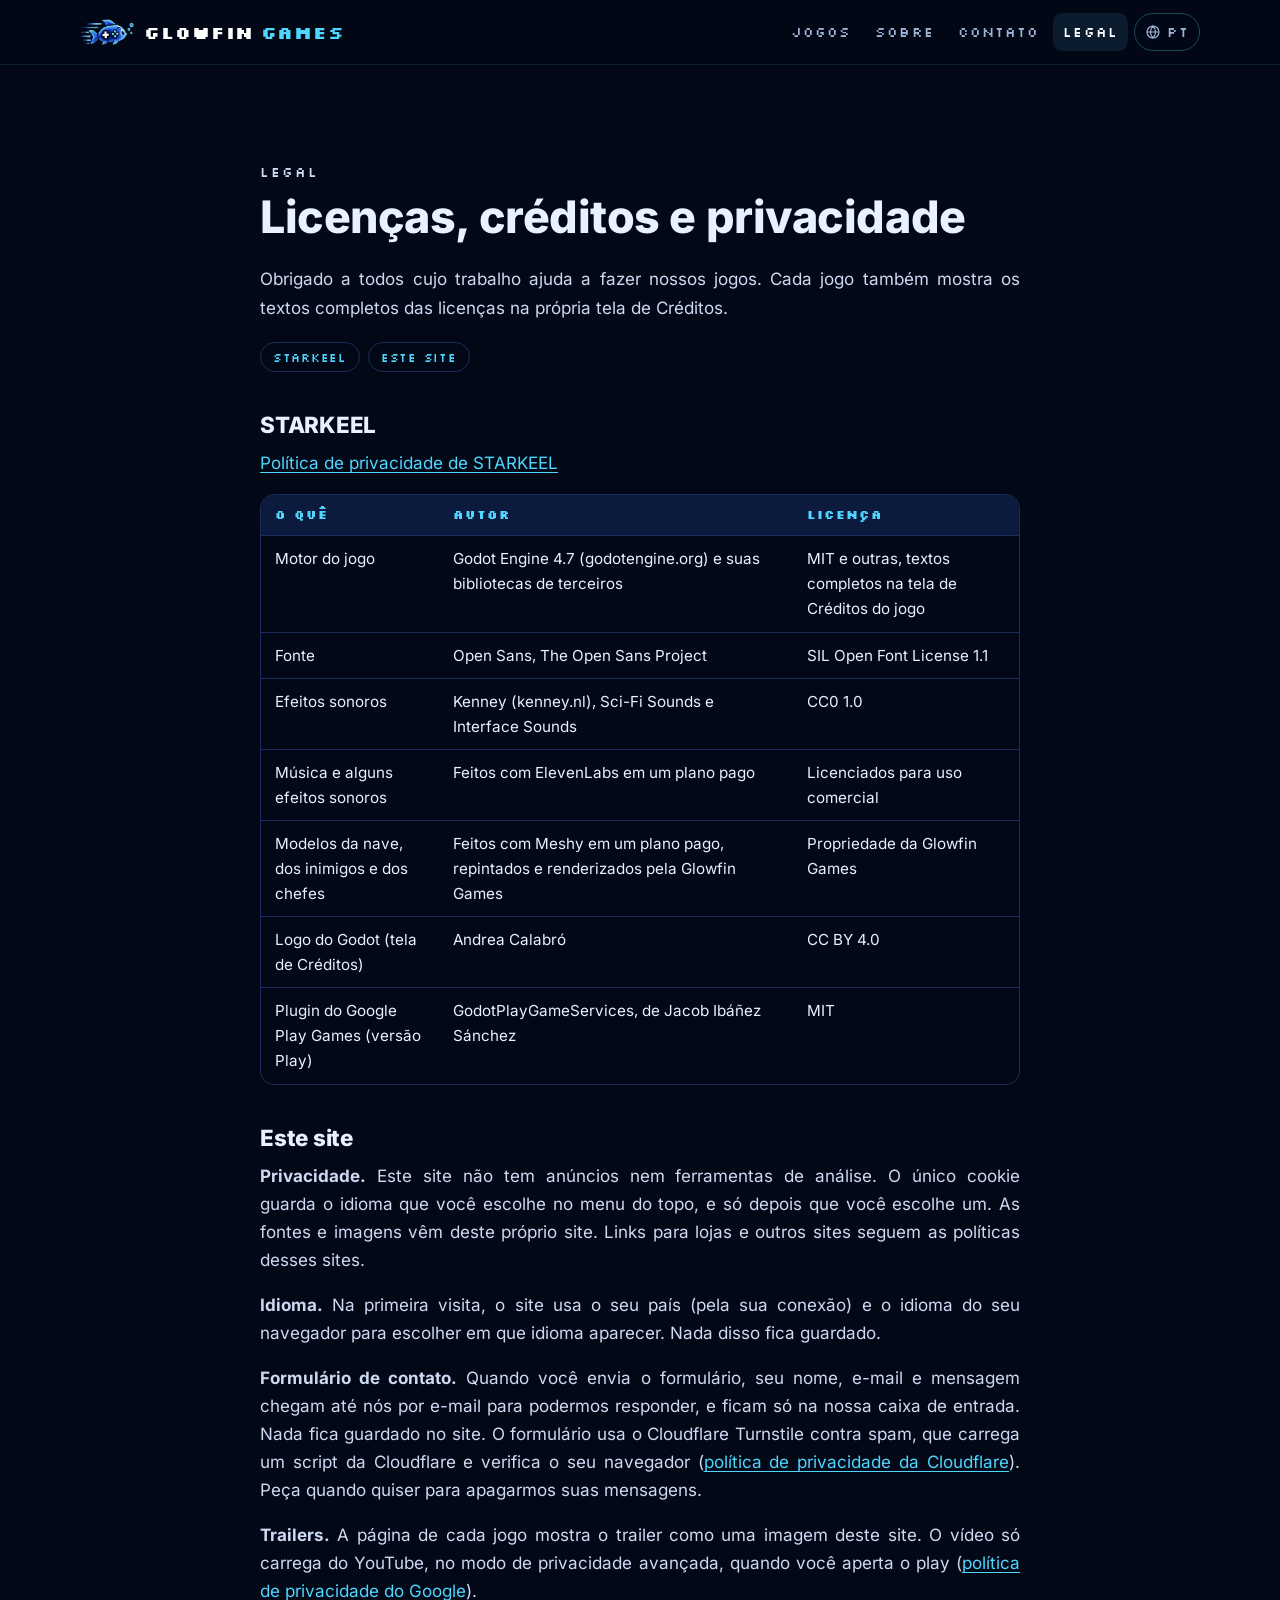
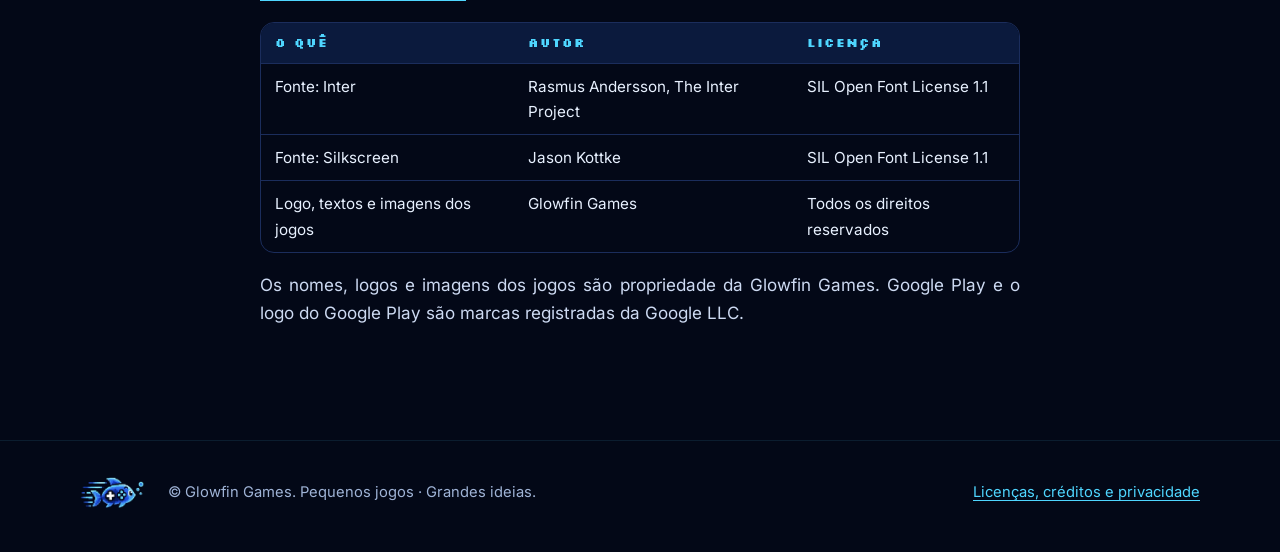
<file: docs/pt-br/legal/index.html>
<!doctype html>
<html lang="pt-BR">
<head>
<meta charset="utf-8">
<meta name="viewport" content="width=device-width, initial-scale=1">
<title>Licenças, créditos e privacidade · Glowfin Games</title>
<meta name="description" content="Licenças, créditos e políticas de privacidade dos jogos da Glowfin Games.">
<meta property="og:title" content="Licenças, créditos e privacidade · Glowfin Games">
<meta property="og:description" content="Licenças, créditos e políticas de privacidade dos jogos da Glowfin Games.">
<meta property="og:locale" content="pt_BR">
<meta name="theme-color" content="#030817">
<link rel="canonical" href="https://glowfingames.com/pt-br/legal/">
<link rel="alternate" hreflang="en" href="https://glowfingames.com/legal/">
<link rel="alternate" hreflang="pt-BR" href="https://glowfingames.com/pt-br/legal/">
<link rel="alternate" hreflang="x-default" href="https://glowfingames.com/legal/">
<link rel="icon" type="image/png" href="../../assets/brand/favicon.png">
<link rel="apple-touch-icon" href="../../assets/brand/apple-touch-icon.png">
<link rel="stylesheet" href="../../assets/site.css">
</head>
<body data-lb-close="Fechar" data-lb-prev="Anterior" data-lb-next="Próxima">
<a class="skip" href="#main">Pular para o conteúdo</a>
<header class="top">
  <div class="wrap top-in">
    <a class="brand" href="../../pt-br/index.html"><img src="../../assets/brand/glowfin-fish.png" alt="" width="54" height="26"><span>Glowfin<b>Games</b></span></a>
    <div class="top-right">
      <nav><a href="../../pt-br/index.html#games">Jogos</a><a href="../../pt-br/index.html#about">Sobre</a><a href="../../pt-br/index.html#contact">Contato</a><a href="../../pt-br/legal/index.html" aria-current="page">Legal</a></nav>
      <details class="lang"><summary aria-label="Idioma: Português (Brasil)" title="Idioma"><svg class="ico" viewBox="0 0 24 24" aria-hidden="true"><circle cx="12" cy="12" r="9" fill="none" stroke="currentColor" stroke-width="1.8"/><path d="M3 12h18M12 3c2.6 2.6 3.8 5.6 3.8 9s-1.2 6.4-3.8 9c-2.6-2.6-3.8-5.6-3.8-9S9.4 5.6 12 3z" fill="none" stroke="currentColor" stroke-width="1.8"/></svg><span>PT</span></summary><ul><li><a href="../../legal/index.html?lang=en" hreflang="en" lang="en" data-lang="en">English</a></li><li><a href="../../pt-br/legal/index.html?lang=pt-br" hreflang="pt-BR" lang="pt-BR" data-lang="pt-br" aria-current="true">Português (Brasil)</a></li></ul></details>
    </div>
  </div>
</header>
<main id="main">
<section class="section"><div class="wrap narrow prose legal">
<p class="kicker">Legal</p>
<h1>Licenças, créditos e privacidade</h1>
<p>Obrigado a todos cujo trabalho ajuda a fazer nossos jogos. Cada jogo também mostra os textos completos das licenças na própria tela de Créditos.</p>
<nav class="toc"><a href="#starkeel">STARKEEL</a><a href="#website">Este site</a></nav>
<h2 id="starkeel">STARKEEL</h2>
<p><a href="../games/starkeel/privacy/index.html">Política de privacidade de STARKEEL</a></p>
<div class="table"><table><thead><tr><th>O quê</th><th>Autor</th><th>Licença</th></tr></thead><tbody>
<tr><td>Motor do jogo</td><td>Godot Engine 4.7 (godotengine.org) e suas bibliotecas de terceiros</td><td>MIT e outras, textos completos na tela de Créditos do jogo</td></tr>
<tr><td>Fonte</td><td>Open Sans, The Open Sans Project</td><td>SIL Open Font License 1.1</td></tr>
<tr><td>Efeitos sonoros</td><td>Kenney (kenney.nl), Sci-Fi Sounds e Interface Sounds</td><td>CC0 1.0</td></tr>
<tr><td>Música e alguns efeitos sonoros</td><td>Feitos com ElevenLabs em um plano pago</td><td>Licenciados para uso comercial</td></tr>
<tr><td>Modelos da nave, dos inimigos e dos chefes</td><td>Feitos com Meshy em um plano pago, repintados e renderizados pela Glowfin Games</td><td>Propriedade da Glowfin Games</td></tr>
<tr><td>Logo do Godot (tela de Créditos)</td><td>Andrea Calabró</td><td>CC BY 4.0</td></tr>
<tr><td>Plugin do Google Play Games (versão Play)</td><td>GodotPlayGameServices, de Jacob Ibáñez Sánchez</td><td>MIT</td></tr>
</tbody></table></div>
<h2 id="website">Este site</h2>
<p><strong>Privacidade.</strong> Este site não tem anúncios nem ferramentas de análise. O único cookie guarda o idioma que você escolhe no menu do topo, e só depois que você escolhe um. As fontes e imagens vêm deste próprio site. Links para lojas e outros sites seguem as políticas desses sites.</p><p><strong>Idioma.</strong> Na primeira visita, o site usa o seu país (pela sua conexão) e o idioma do seu navegador para escolher em que idioma aparecer. Nada disso fica guardado.</p><p><strong>Formulário de contato.</strong> Quando você envia o formulário, seu nome, e-mail e mensagem chegam até nós por e-mail para podermos responder, e ficam só na nossa caixa de entrada. Nada fica guardado no site. O formulário usa o Cloudflare Turnstile contra spam, que carrega um script da Cloudflare e verifica o seu navegador (<a href="https://www.cloudflare.com/privacypolicy/">política de privacidade da Cloudflare</a>). Peça quando quiser para apagarmos suas mensagens.</p><p><strong>Trailers.</strong> A página de cada jogo mostra o trailer como uma imagem deste site. O vídeo só carrega do YouTube, no modo de privacidade avançada, quando você aperta o play (<a href="https://policies.google.com/privacy?hl=pt-BR">política de privacidade do Google</a>).</p>
<div class="table"><table><thead><tr><th>O quê</th><th>Autor</th><th>Licença</th></tr></thead><tbody>
<tr><td>Fonte: Inter</td><td>Rasmus Andersson, The Inter Project</td><td>SIL Open Font License 1.1</td></tr>
<tr><td>Fonte: Silkscreen</td><td>Jason Kottke</td><td>SIL Open Font License 1.1</td></tr>
<tr><td>Logo, textos e imagens dos jogos</td><td>Glowfin Games</td><td>Todos os direitos reservados</td></tr>
</tbody></table></div>
<p>Os nomes, logos e imagens dos jogos são propriedade da Glowfin Games. Google Play e o logo do Google Play são marcas registradas da Google LLC.</p>
</div></section>
</main>
<footer class="foot">
  <div class="wrap foot-in">
    <img src="../../assets/brand/glowfin-fish.png" alt="" width="64" height="31">
    <p>© Glowfin Games. Pequenos jogos · Grandes ideias.</p>
    <p><a href="../../pt-br/legal/index.html">Licenças, créditos e privacidade</a></p>
  </div>
</footer>
<script src="../../assets/site.js" defer></script>
</body>
</html>
</file>
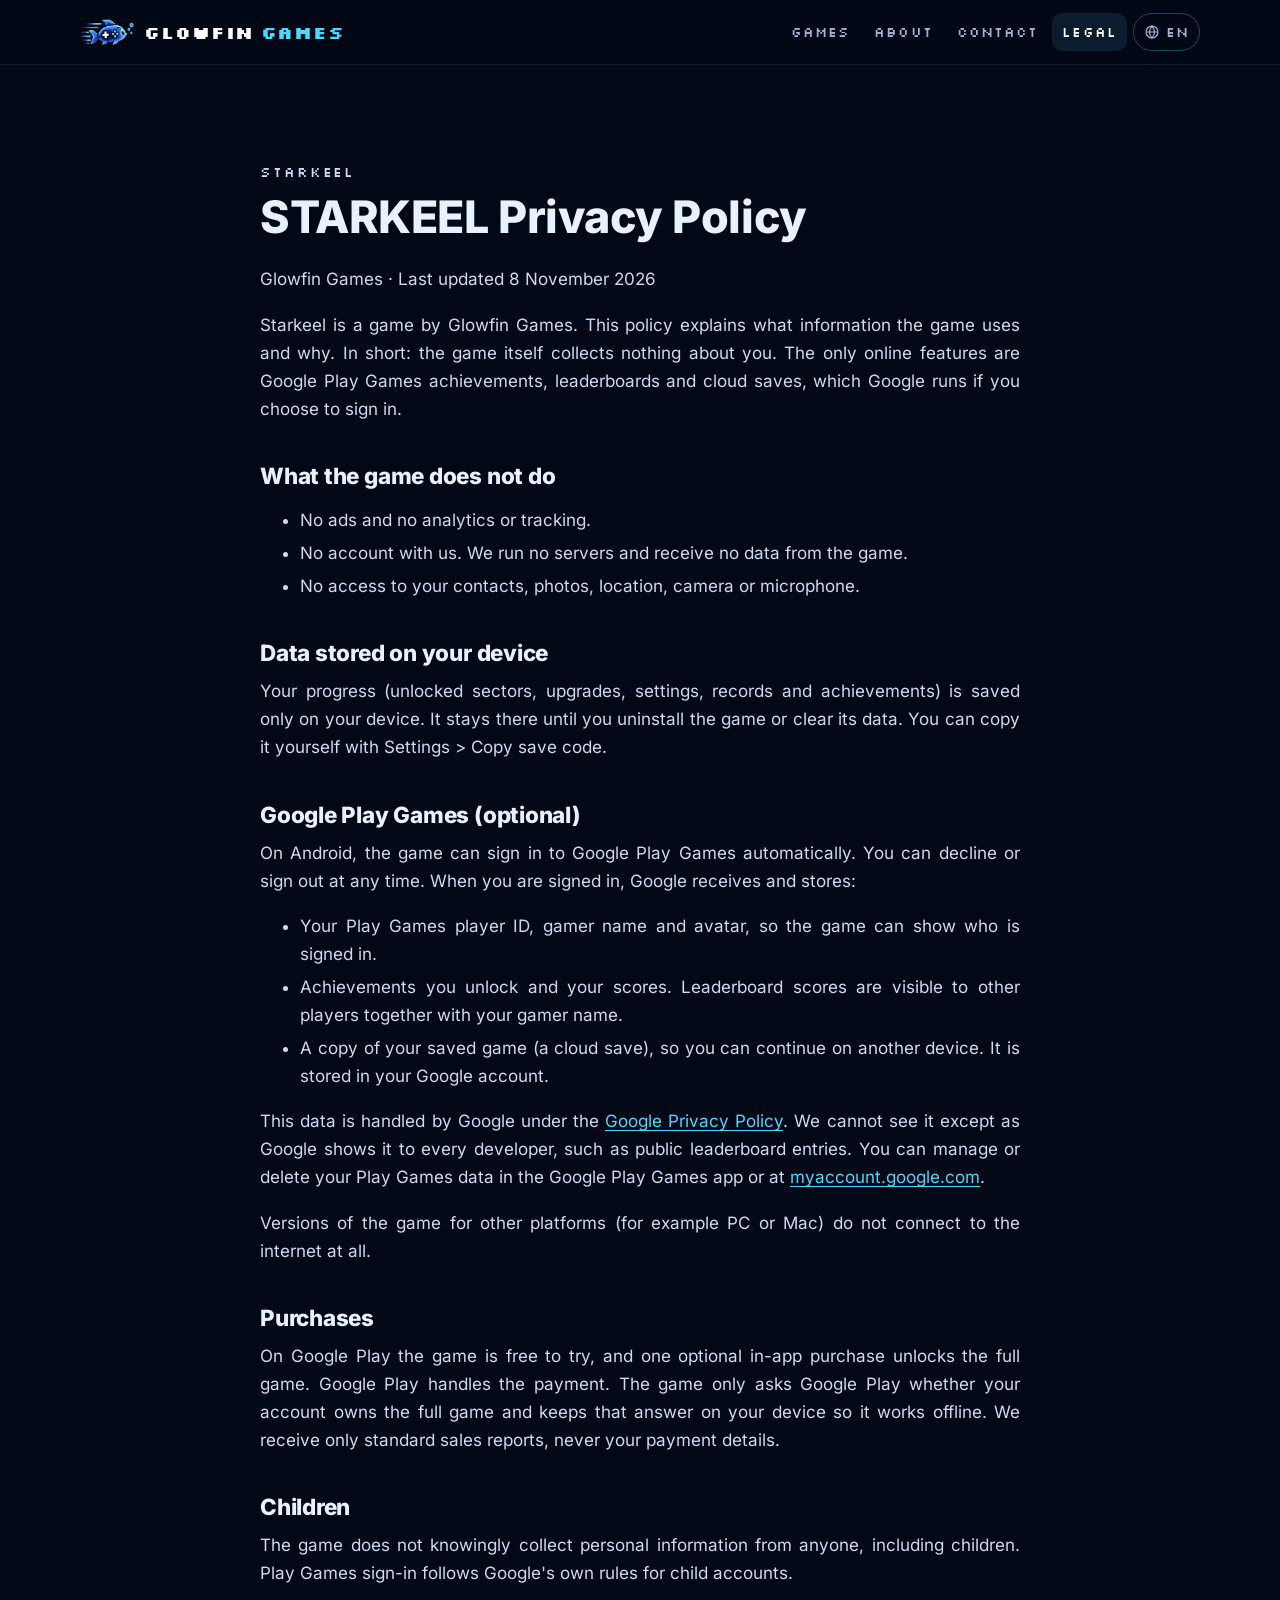
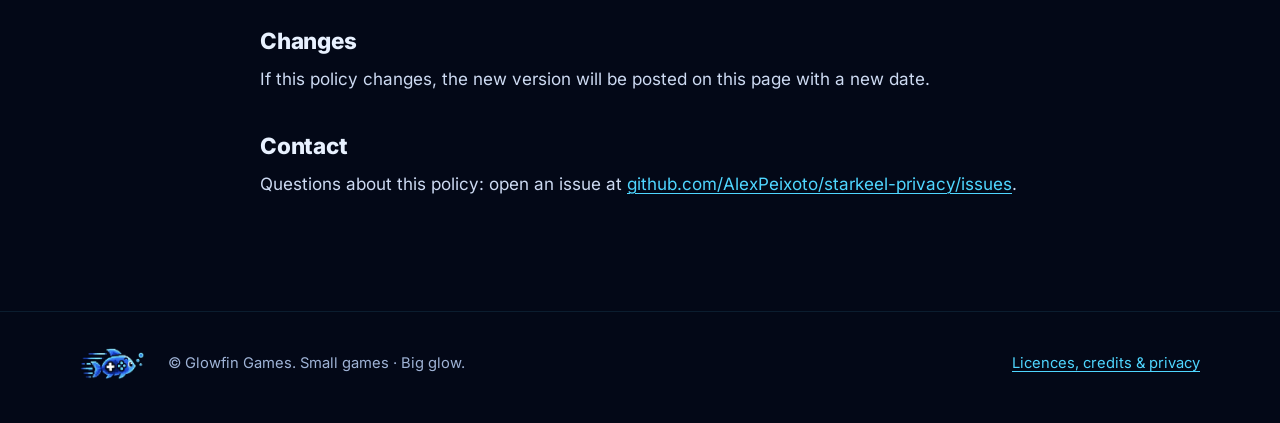
<file: docs/games/starkeel/privacy/index.html>
<!doctype html>
<html lang="en">
<head>
<meta charset="utf-8">
<meta name="viewport" content="width=device-width, initial-scale=1">
<title>STARKEEL Privacy Policy · Glowfin Games</title>
<meta name="description" content="How STARKEEL handles your data.">
<meta property="og:title" content="STARKEEL Privacy Policy · Glowfin Games">
<meta property="og:description" content="How STARKEEL handles your data.">
<meta property="og:locale" content="en">
<meta name="theme-color" content="#030817">
<link rel="canonical" href="https://glowfingames.com/games/starkeel/privacy/">
<link rel="alternate" hreflang="en" href="https://glowfingames.com/games/starkeel/privacy/">
<link rel="alternate" hreflang="pt-BR" href="https://glowfingames.com/pt-br/games/starkeel/privacy/">
<link rel="alternate" hreflang="x-default" href="https://glowfingames.com/games/starkeel/privacy/">
<link rel="icon" type="image/png" href="../../../assets/brand/favicon.png">
<link rel="apple-touch-icon" href="../../../assets/brand/apple-touch-icon.png">
<link rel="stylesheet" href="../../../assets/site.css">
</head>
<body data-lb-close="Close" data-lb-prev="Previous" data-lb-next="Next">
<a class="skip" href="#main">Skip to content</a>
<header class="top">
  <div class="wrap top-in">
    <a class="brand" href="../../../index.html"><img src="../../../assets/brand/glowfin-fish.png" alt="" width="54" height="26"><span>Glowfin<b>Games</b></span></a>
    <div class="top-right">
      <nav><a href="../../../index.html#games">Games</a><a href="../../../index.html#about">About</a><a href="../../../index.html#contact">Contact</a><a href="../../../legal/index.html" aria-current="page">Legal</a></nav>
      <details class="lang"><summary aria-label="Language: English" title="Language"><svg class="ico" viewBox="0 0 24 24" aria-hidden="true"><circle cx="12" cy="12" r="9" fill="none" stroke="currentColor" stroke-width="1.8"/><path d="M3 12h18M12 3c2.6 2.6 3.8 5.6 3.8 9s-1.2 6.4-3.8 9c-2.6-2.6-3.8-5.6-3.8-9S9.4 5.6 12 3z" fill="none" stroke="currentColor" stroke-width="1.8"/></svg><span>EN</span></summary><ul><li><a href="../../../games/starkeel/privacy/index.html?lang=en" hreflang="en" lang="en" data-lang="en" aria-current="true">English</a></li><li><a href="../../../pt-br/games/starkeel/privacy/index.html?lang=pt-br" hreflang="pt-BR" lang="pt-BR" data-lang="pt-br">Português (Brasil)</a></li></ul></details>
    </div>
  </div>
</header>
<main id="main">
<section class="section"><div class="wrap narrow prose legal">
<p class="kicker"><a href="../index.html">STARKEEL</a></p>
<h1>STARKEEL Privacy Policy</h1>
<p class="meta">Glowfin Games · Last updated 8 November 2026</p>
<p>Starkeel is a game by Glowfin Games. This policy explains what information the game uses and why. In short: the game itself collects nothing about you. The only online features are Google Play Games achievements, leaderboards and cloud saves, which Google runs if you choose to sign in.</p>

<h2>What the game does not do</h2>
<ul>
  <li>No ads and no analytics or tracking.</li>
  <li>No account with us. We run no servers and receive no data from the game.</li>
  <li>No access to your contacts, photos, location, camera or microphone.</li>
</ul>

<h2>Data stored on your device</h2>
<p>Your progress (unlocked sectors, upgrades, settings, records and achievements) is saved only on your device. It stays there until you uninstall the game or clear its data. You can copy it yourself with Settings &gt; Copy save code.</p>

<h2>Google Play Games (optional)</h2>
<p>On Android, the game can sign in to Google Play Games automatically. You can decline or sign out at any time. When you are signed in, Google receives and stores:</p>
<ul>
  <li>Your Play Games player ID, gamer name and avatar, so the game can show who is signed in.</li>
  <li>Achievements you unlock and your scores. Leaderboard scores are visible to other players together with your gamer name.</li>
  <li>A copy of your saved game (a cloud save), so you can continue on another device. It is stored in your Google account.</li>
</ul>
<p>This data is handled by Google under the <a href="https://policies.google.com/privacy">Google Privacy Policy</a>. We cannot see it except as Google shows it to every developer, such as public leaderboard entries. You can manage or delete your Play Games data in the Google Play Games app or at <a href="https://myaccount.google.com/">myaccount.google.com</a>.</p>
<p>Versions of the game for other platforms (for example PC or Mac) do not connect to the internet at all.</p>

<h2>Purchases</h2>
<p>On Google Play the game is free to try, and one optional in-app purchase unlocks the full game. Google Play handles the payment. The game only asks Google Play whether your account owns the full game and keeps that answer on your device so it works offline. We receive only standard sales reports, never your payment details.</p>

<h2>Children</h2>
<p>The game does not knowingly collect personal information from anyone, including children. Play Games sign-in follows Google's own rules for child accounts.</p>

<h2>Changes</h2>
<p>If this policy changes, the new version will be posted on this page with a new date.</p>

<h2>Contact</h2>
<p>Questions about this policy: open an issue at <a href="https://github.com/AlexPeixoto/starkeel-privacy/issues">github.com/AlexPeixoto/starkeel-privacy/issues</a>.</p>

</div></section>
</main>
<footer class="foot">
  <div class="wrap foot-in">
    <img src="../../../assets/brand/glowfin-fish.png" alt="" width="64" height="31">
    <p>© Glowfin Games. Small games · Big glow.</p>
    <p><a href="../../../legal/index.html">Licences, credits &amp; privacy</a></p>
  </div>
</footer>
<script src="../../../assets/site.js" defer></script>
</body>
</html>
</file>
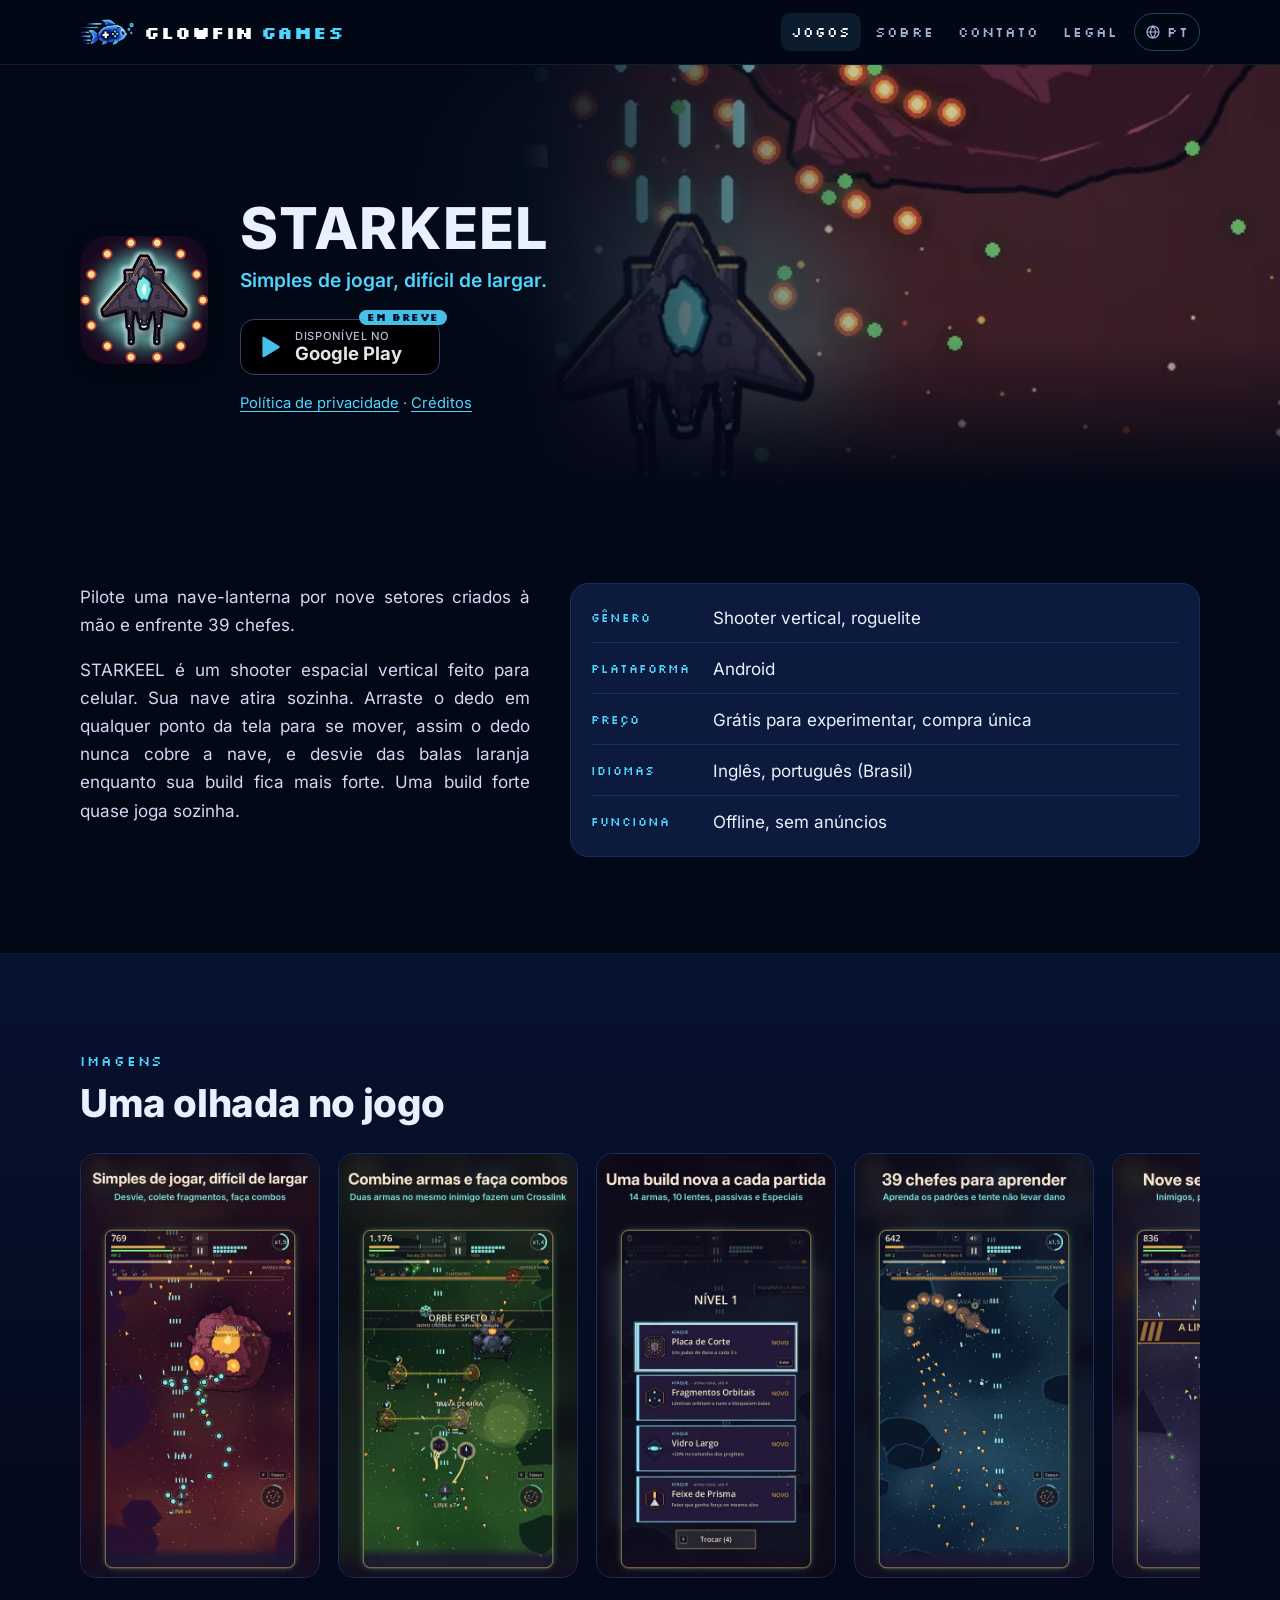
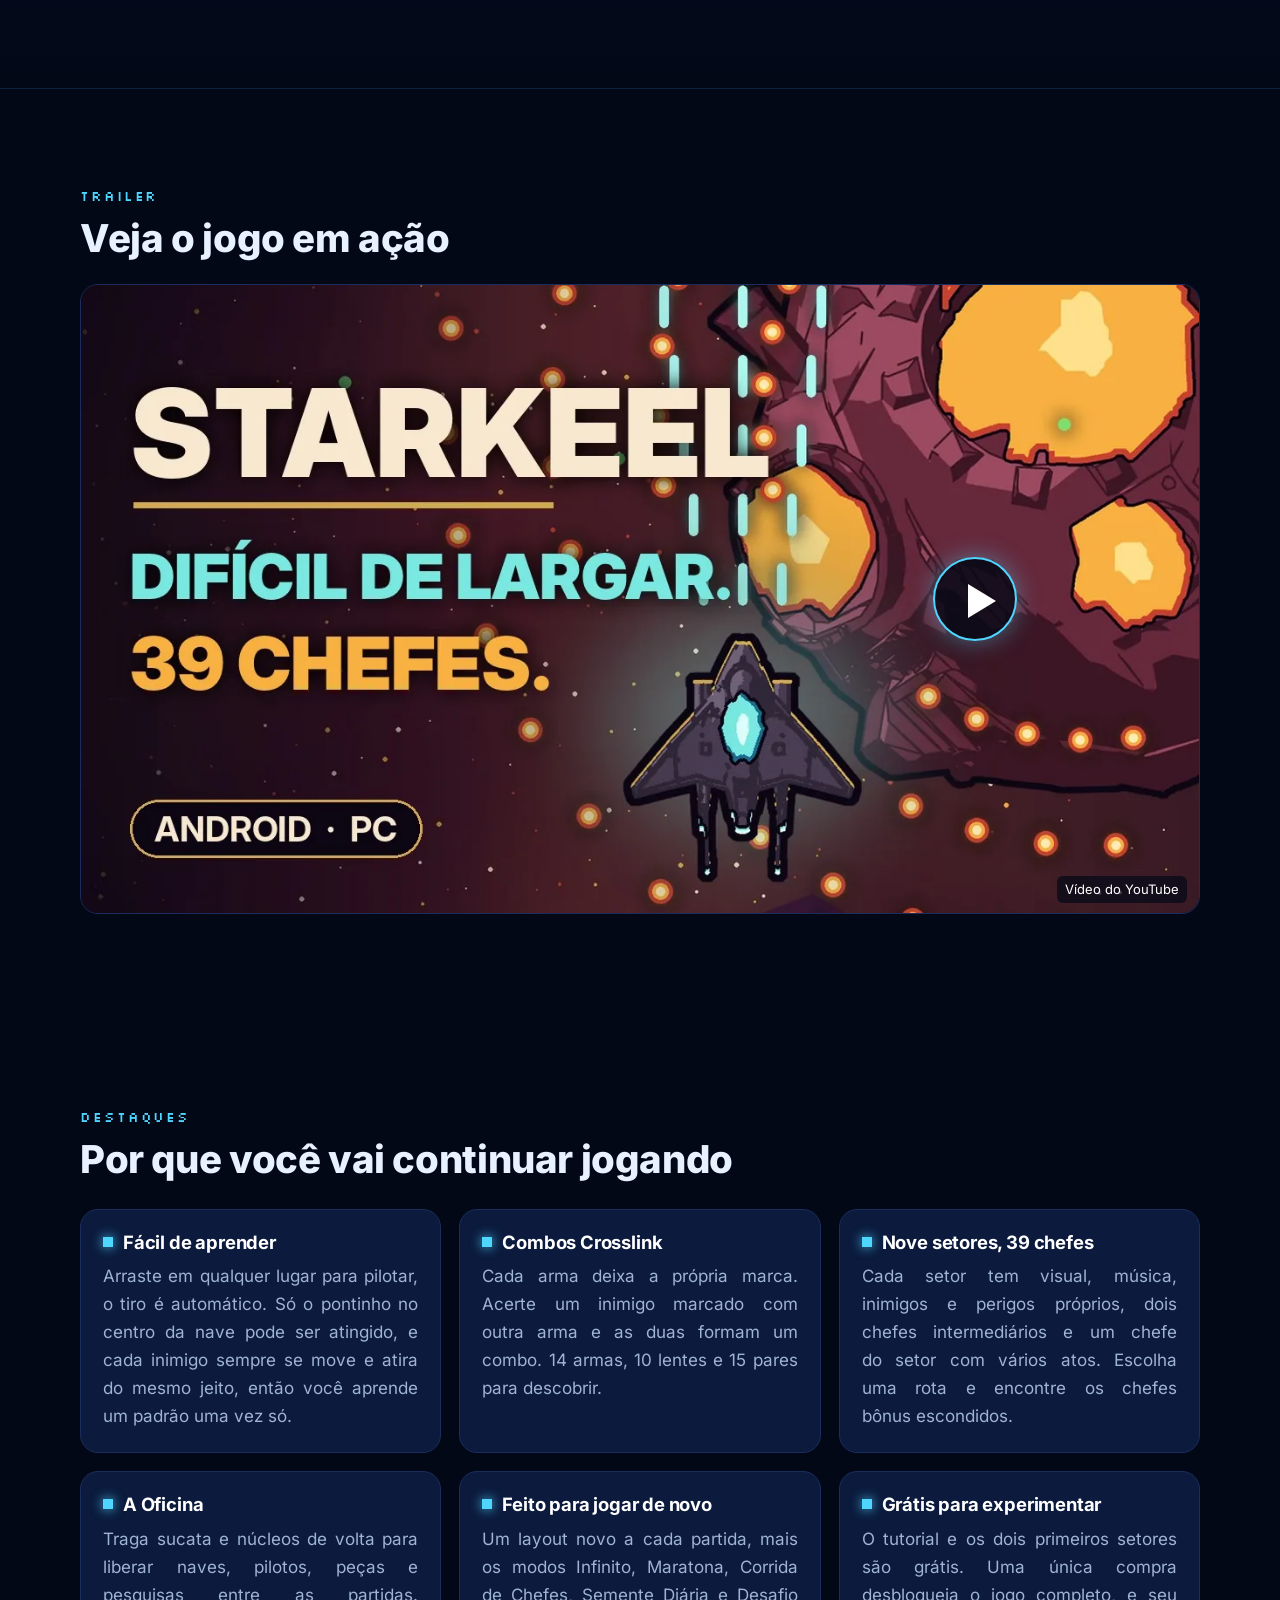
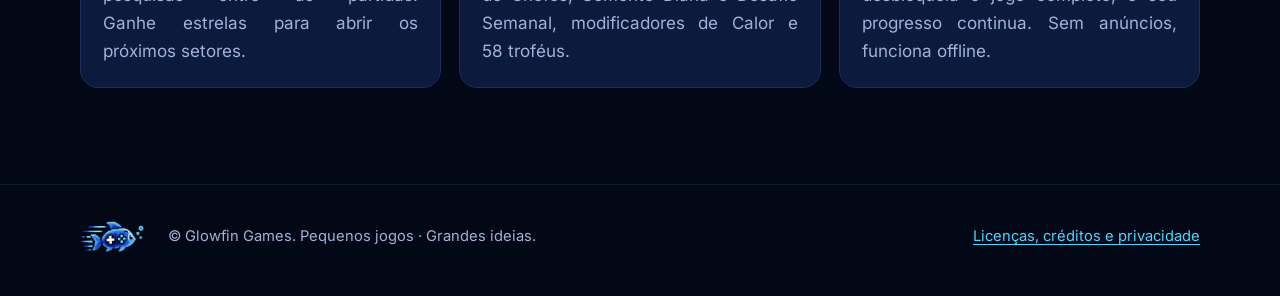
<file: docs/pt-br/games/starkeel/index.html>
<!doctype html>
<html lang="pt-BR">
<head>
<meta charset="utf-8">
<meta name="viewport" content="width=device-width, initial-scale=1">
<title>STARKEEL · Glowfin Games</title>
<meta name="description" content="Um shooter espacial roguelite fácil de controlar com uma mão. Sua nave atira sozinha: arraste para desviar, combine armas em combos e enfrente 39 chefes em nove setores.">
<meta property="og:title" content="STARKEEL · Glowfin Games">
<meta property="og:description" content="Um shooter espacial roguelite fácil de controlar com uma mão. Sua nave atira sozinha: arraste para desviar, combine armas em combos e enfrente 39 chefes em nove setores.">
<meta property="og:locale" content="pt_BR">
<meta name="theme-color" content="#030817">
<link rel="canonical" href="https://glowfingames.com/pt-br/games/starkeel/">
<link rel="alternate" hreflang="en" href="https://glowfingames.com/games/starkeel/">
<link rel="alternate" hreflang="pt-BR" href="https://glowfingames.com/pt-br/games/starkeel/">
<link rel="alternate" hreflang="x-default" href="https://glowfingames.com/games/starkeel/">
<link rel="icon" type="image/png" href="../../../assets/brand/favicon.png">
<link rel="apple-touch-icon" href="../../../assets/brand/apple-touch-icon.png">
<link rel="stylesheet" href="../../../assets/site.css">
</head>
<body data-lb-close="Fechar" data-lb-prev="Anterior" data-lb-next="Próxima">
<a class="skip" href="#main">Pular para o conteúdo</a>
<header class="top">
  <div class="wrap top-in">
    <a class="brand" href="../../../pt-br/index.html"><img src="../../../assets/brand/glowfin-fish.png" alt="" width="54" height="26"><span>Glowfin<b>Games</b></span></a>
    <div class="top-right">
      <nav><a href="../../../pt-br/index.html#games" aria-current="page">Jogos</a><a href="../../../pt-br/index.html#about">Sobre</a><a href="../../../pt-br/index.html#contact">Contato</a><a href="../../../pt-br/legal/index.html">Legal</a></nav>
      <details class="lang"><summary aria-label="Idioma: Português (Brasil)" title="Idioma"><svg class="ico" viewBox="0 0 24 24" aria-hidden="true"><circle cx="12" cy="12" r="9" fill="none" stroke="currentColor" stroke-width="1.8"/><path d="M3 12h18M12 3c2.6 2.6 3.8 5.6 3.8 9s-1.2 6.4-3.8 9c-2.6-2.6-3.8-5.6-3.8-9S9.4 5.6 12 3z" fill="none" stroke="currentColor" stroke-width="1.8"/></svg><span>PT</span></summary><ul><li><a href="../../../games/starkeel/index.html?lang=en" hreflang="en" lang="en" data-lang="en">English</a></li><li><a href="../../../pt-br/games/starkeel/index.html?lang=pt-br" hreflang="pt-BR" lang="pt-BR" data-lang="pt-br" aria-current="true">Português (Brasil)</a></li></ul></details>
    </div>
  </div>
</header>
<main id="main">
<div style="--accent:#4fd6ff">
<section class="game-hero">
  <img class="game-hero-bg" src="../../../games/starkeel/media/hero.webp?v=b051e471" alt="">
  <div class="wrap game-hero-in">
    <img class="game-icon big" src="../../../games/starkeel/media/icon.webp?v=4570284d" alt="" width="128" height="128">
    <div>
      
      <h1>STARKEEL</h1>
      <p class="tag">Simples de jogar, difícil de largar.</p>
      <div class="row"><span class="store soon" title="Em breve"><svg class="ico" viewBox="0 0 24 24" aria-hidden="true"><path d="M5 3.5v17a1 1 0 0 0 1.5.9l14-8.5a1 1 0 0 0 0-1.8l-14-8.5A1 1 0 0 0 5 3.5z"/></svg><span><small>Disponível no</small>Google Play</span><em>Em breve</em></span></div>
      <p class="small-links"><a href="privacy/index.html">Política de privacidade</a> · <a href="../../../pt-br/legal/index.html#starkeel">Créditos</a></p>
    </div>
  </div>
</section>
<section class="section">
  <div class="wrap about-in">
    <div class="prose"><p>Pilote uma nave-lanterna por nove setores criados à mão e enfrente 39 chefes.</p>
<p>STARKEEL é um shooter espacial vertical feito para celular. Sua nave atira sozinha. Arraste o dedo em qualquer ponto da tela para se mover, assim o dedo nunca cobre a nave, e desvie das balas laranja enquanto sua build fica mais forte. Uma build forte quase joga sozinha.</p></div>
    <dl class="facts"><div><dt>Gênero</dt><dd>Shooter vertical, roguelite</dd></div>
<div><dt>Plataforma</dt><dd>Android</dd></div>
<div><dt>Preço</dt><dd>Grátis para experimentar, compra única</dd></div>
<div><dt>Idiomas</dt><dd>Inglês, português (Brasil)</dd></div>
<div><dt>Funciona</dt><dd>Offline, sem anúncios</dd></div></dl>
  </div>
</section>
<section class="section alt">
  <div class="wrap">
    <p class="kicker">Imagens</p>
    <h2>Uma olhada no jogo</h2>
    <ul class="shots"><li><a href="../../../games/starkeel/media/pt-br/phone-01_one_thumb.webp?v=5c27b6c0" data-lightbox><img src="../../../games/starkeel/media/pt-br/phone-01_one_thumb.webp?v=5c27b6c0" alt="Arraste em qualquer lugar para desviar enquanto a nave atira sozinha" loading="lazy" width="540" height="960"></a></li>
<li><a href="../../../games/starkeel/media/pt-br/phone-02_crosslinks.webp?v=7e5a060c" data-lightbox><img src="../../../games/starkeel/media/pt-br/phone-02_crosslinks.webp?v=7e5a060c" alt="Duas armas no mesmo inimigo formam um combo Crosslink" loading="lazy" width="540" height="960"></a></li>
<li><a href="../../../games/starkeel/media/pt-br/phone-03_cards.webp?v=50bec700" data-lightbox><img src="../../../games/starkeel/media/pt-br/phone-03_cards.webp?v=50bec700" alt="Escolha uma de três cartas de melhoria ao subir de nível" loading="lazy" width="540" height="960"></a></li>
<li><a href="../../../games/starkeel/media/pt-br/phone-04_bosses.webp?v=2849fefe" data-lightbox><img src="../../../games/starkeel/media/pt-br/phone-04_bosses.webp?v=2849fefe" alt="Luta contra chefe com vários atos" loading="lazy" width="540" height="960"></a></li>
<li><a href="../../../games/starkeel/media/pt-br/phone-05_sectors.webp?v=a2afe6c2" data-lightbox><img src="../../../games/starkeel/media/pt-br/phone-05_sectors.webp?v=a2afe6c2" alt="Nove setores temáticos para desbloquear" loading="lazy" width="540" height="960"></a></li>
<li><a href="../../../games/starkeel/media/pt-br/phone-06_workshop.webp?v=386a7d2c" data-lightbox><img src="../../../games/starkeel/media/pt-br/phone-06_workshop.webp?v=386a7d2c" alt="A Oficina entre as partidas" loading="lazy" width="540" height="960"></a></li>
<li><a href="../../../games/starkeel/media/pt-br/phone-07_modes.webp?v=e698b92a" data-lightbox><img src="../../../games/starkeel/media/pt-br/phone-07_modes.webp?v=e698b92a" alt="Infinito, Maratona, Corrida de Chefes e outros modos" loading="lazy" width="540" height="960"></a></li>
<li><a href="../../../games/starkeel/media/pt-br/phone-08_free_to_try.webp?v=d26f7b11" data-lightbox><img src="../../../games/starkeel/media/pt-br/phone-08_free_to_try.webp?v=d26f7b11" alt="Grátis para experimentar, uma compra desbloqueia o jogo completo" loading="lazy" width="540" height="960"></a></li></ul>
  </div>
</section>
<section class="section"><div class="wrap"><p class="kicker">Trailer</p><h2>Veja o jogo em ação</h2>
<div class="video"><a class="video-facade" style="--play-x:80%" href="https://www.youtube.com/watch?v=w_iVfuD0KwQ" data-youtube="w_iVfuD0KwQ" data-title="Trailer de STARKEEL" aria-label="Assistir ao trailer de STARKEEL"><img src="../../../games/starkeel/media/pt-br/trailer.webp?v=e411bb69" alt="Trailer de STARKEEL" loading="lazy" width="1280" height="720"><span class="play" aria-hidden="true"></span><span class="video-note">Vídeo do YouTube</span></a></div></div></section>
<section class="section">
  <div class="wrap">
    <p class="kicker">Destaques</p>
    <h2>Por que você vai continuar jogando</h2>
    <ul class="features"><li><h3>Fácil de aprender</h3><p>Arraste em qualquer lugar para pilotar, o tiro é automático. Só o pontinho no centro da nave pode ser atingido, e cada inimigo sempre se move e atira do mesmo jeito, então você aprende um padrão uma vez só.</p></li>
<li><h3>Combos Crosslink</h3><p>Cada arma deixa a própria marca. Acerte um inimigo marcado com outra arma e as duas formam um combo. 14 armas, 10 lentes e 15 pares para descobrir.</p></li>
<li><h3>Nove setores, 39 chefes</h3><p>Cada setor tem visual, música, inimigos e perigos próprios, dois chefes intermediários e um chefe do setor com vários atos. Escolha uma rota e encontre os chefes bônus escondidos.</p></li>
<li><h3>A Oficina</h3><p>Traga sucata e núcleos de volta para liberar naves, pilotos, peças e pesquisas entre as partidas. Ganhe estrelas para abrir os próximos setores.</p></li>
<li><h3>Feito para jogar de novo</h3><p>Um layout novo a cada partida, mais os modos Infinito, Maratona, Corrida de Chefes, Semente Diária e Desafio Semanal, modificadores de Calor e 58 troféus.</p></li>
<li><h3>Grátis para experimentar</h3><p>O tutorial e os dois primeiros setores são grátis. Uma única compra desbloqueia o jogo completo, e seu progresso continua. Sem anúncios, funciona offline.</p></li></ul>
  </div>
</section>
</div>
</main>
<footer class="foot">
  <div class="wrap foot-in">
    <img src="../../../assets/brand/glowfin-fish.png" alt="" width="64" height="31">
    <p>© Glowfin Games. Pequenos jogos · Grandes ideias.</p>
    <p><a href="../../../pt-br/legal/index.html">Licenças, créditos e privacidade</a></p>
  </div>
</footer>
<script src="../../../assets/site.js" defer></script>
</body>
</html>
</file>
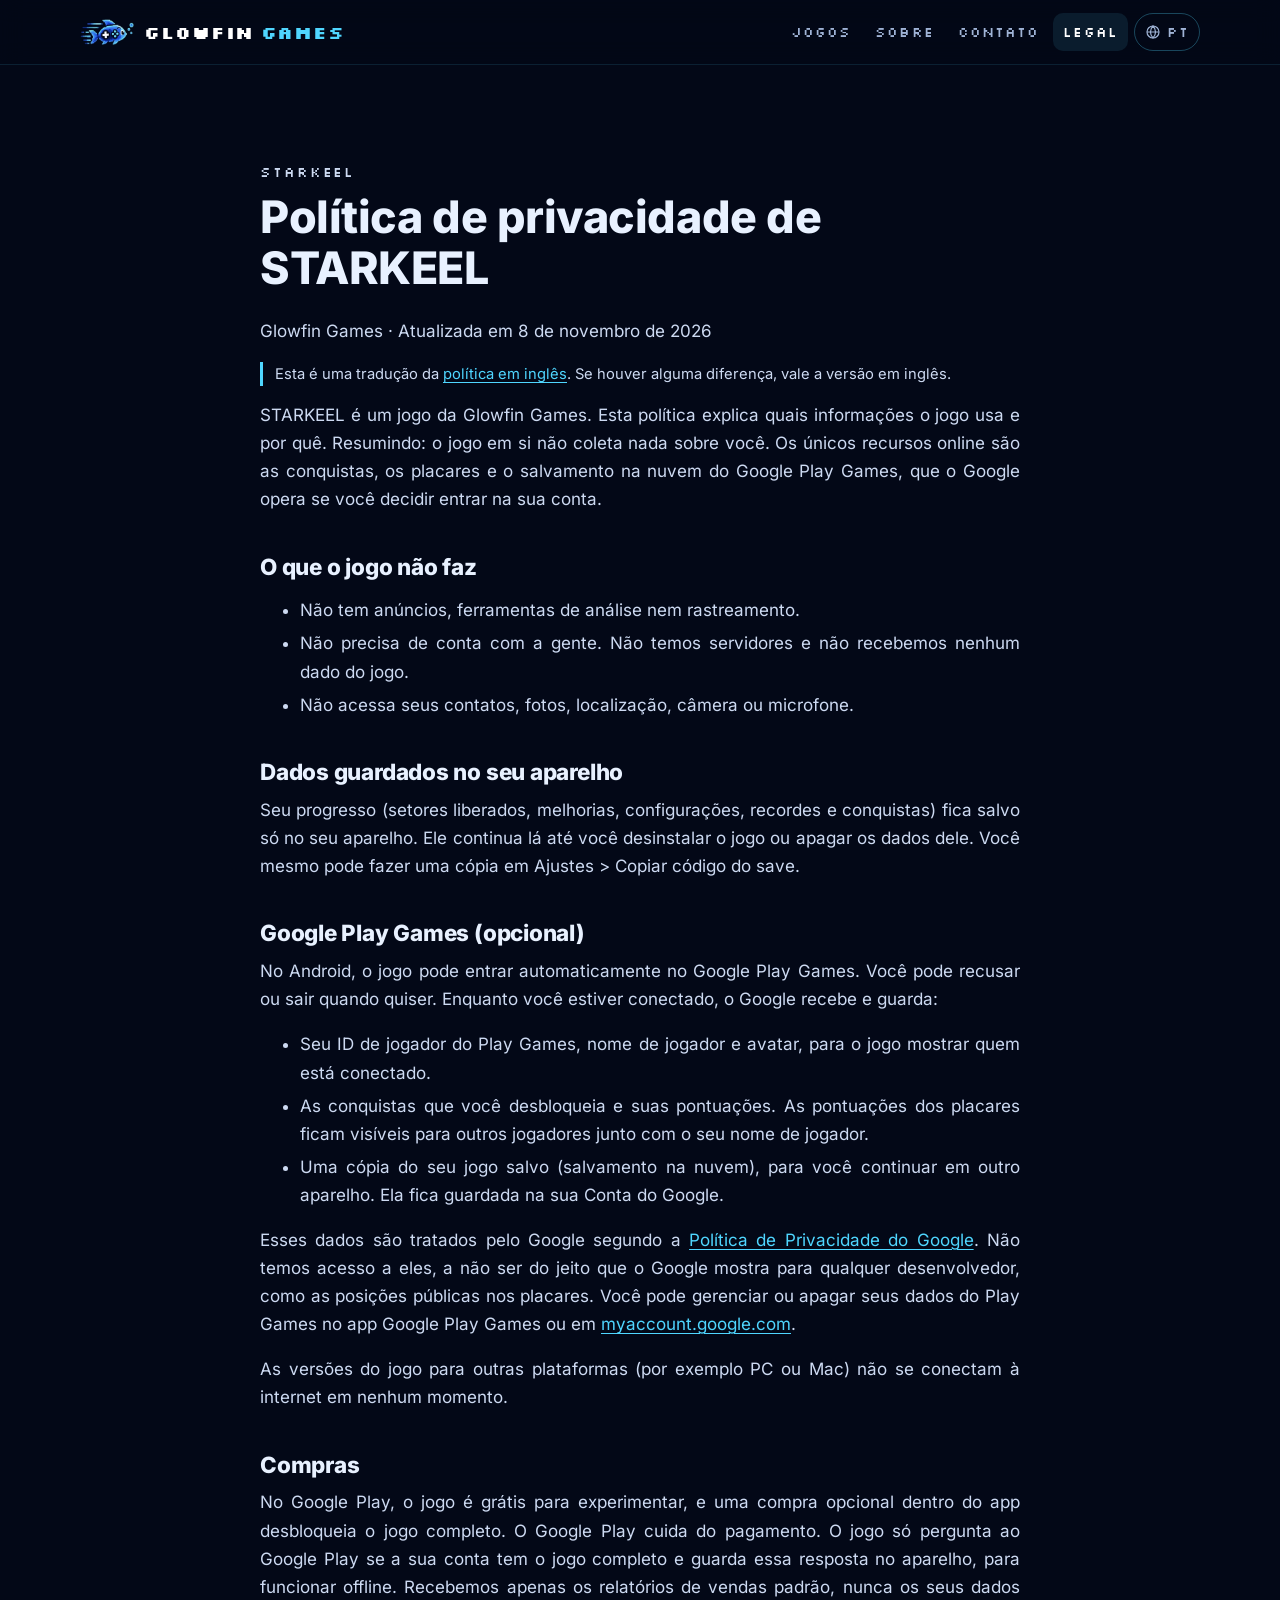
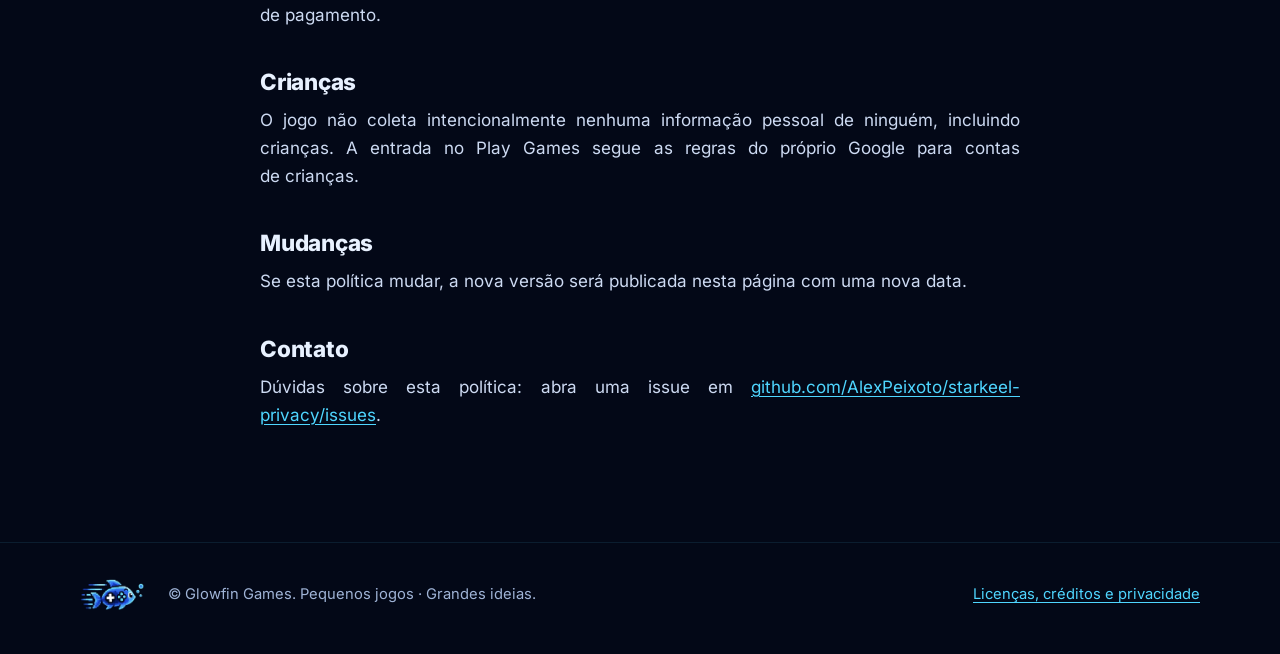
<file: docs/pt-br/games/starkeel/privacy/index.html>
<!doctype html>
<html lang="pt-BR">
<head>
<meta charset="utf-8">
<meta name="viewport" content="width=device-width, initial-scale=1">
<title>Política de privacidade de STARKEEL · Glowfin Games</title>
<meta name="description" content="Como STARKEEL trata os seus dados.">
<meta property="og:title" content="Política de privacidade de STARKEEL · Glowfin Games">
<meta property="og:description" content="Como STARKEEL trata os seus dados.">
<meta property="og:locale" content="pt_BR">
<meta name="theme-color" content="#030817">
<link rel="canonical" href="https://glowfingames.com/pt-br/games/starkeel/privacy/">
<link rel="alternate" hreflang="en" href="https://glowfingames.com/games/starkeel/privacy/">
<link rel="alternate" hreflang="pt-BR" href="https://glowfingames.com/pt-br/games/starkeel/privacy/">
<link rel="alternate" hreflang="x-default" href="https://glowfingames.com/games/starkeel/privacy/">
<link rel="icon" type="image/png" href="../../../../assets/brand/favicon.png">
<link rel="apple-touch-icon" href="../../../../assets/brand/apple-touch-icon.png">
<link rel="stylesheet" href="../../../../assets/site.css">
</head>
<body data-lb-close="Fechar" data-lb-prev="Anterior" data-lb-next="Próxima">
<a class="skip" href="#main">Pular para o conteúdo</a>
<header class="top">
  <div class="wrap top-in">
    <a class="brand" href="../../../../pt-br/index.html"><img src="../../../../assets/brand/glowfin-fish.png" alt="" width="54" height="26"><span>Glowfin<b>Games</b></span></a>
    <div class="top-right">
      <nav><a href="../../../../pt-br/index.html#games">Jogos</a><a href="../../../../pt-br/index.html#about">Sobre</a><a href="../../../../pt-br/index.html#contact">Contato</a><a href="../../../../pt-br/legal/index.html" aria-current="page">Legal</a></nav>
      <details class="lang"><summary aria-label="Idioma: Português (Brasil)" title="Idioma"><svg class="ico" viewBox="0 0 24 24" aria-hidden="true"><circle cx="12" cy="12" r="9" fill="none" stroke="currentColor" stroke-width="1.8"/><path d="M3 12h18M12 3c2.6 2.6 3.8 5.6 3.8 9s-1.2 6.4-3.8 9c-2.6-2.6-3.8-5.6-3.8-9S9.4 5.6 12 3z" fill="none" stroke="currentColor" stroke-width="1.8"/></svg><span>PT</span></summary><ul><li><a href="../../../../games/starkeel/privacy/index.html?lang=en" hreflang="en" lang="en" data-lang="en">English</a></li><li><a href="../../../../pt-br/games/starkeel/privacy/index.html?lang=pt-br" hreflang="pt-BR" lang="pt-BR" data-lang="pt-br" aria-current="true">Português (Brasil)</a></li></ul></details>
    </div>
  </div>
</header>
<main id="main">
<section class="section"><div class="wrap narrow prose legal">
<p class="kicker"><a href="../index.html">STARKEEL</a></p>
<h1>Política de privacidade de STARKEEL</h1>
<p class="meta">Glowfin Games · Atualizada em 8 de novembro de 2026</p>
<p class="note">Esta é uma tradução da <a href="../../../../games/starkeel/privacy/index.html?lang=en">política em inglês</a>. Se houver alguma diferença, vale a versão em inglês.</p>

<p>STARKEEL é um jogo da Glowfin Games. Esta política explica quais informações o jogo usa e por quê. Resumindo: o jogo em si não coleta nada sobre você. Os únicos recursos online são as conquistas, os placares e o salvamento na nuvem do Google Play Games, que o Google opera se você decidir entrar na sua conta.</p>

<h2>O que o jogo não faz</h2>
<ul>
  <li>Não tem anúncios, ferramentas de análise nem rastreamento.</li>
  <li>Não precisa de conta com a gente. Não temos servidores e não recebemos nenhum dado do jogo.</li>
  <li>Não acessa seus contatos, fotos, localização, câmera ou microfone.</li>
</ul>

<h2>Dados guardados no seu aparelho</h2>
<p>Seu progresso (setores liberados, melhorias, configurações, recordes e conquistas) fica salvo só no seu aparelho. Ele continua lá até você desinstalar o jogo ou apagar os dados dele. Você mesmo pode fazer uma cópia em Ajustes &gt; Copiar código do save.</p>

<h2>Google Play Games (opcional)</h2>
<p>No Android, o jogo pode entrar automaticamente no Google Play Games. Você pode recusar ou sair quando quiser. Enquanto você estiver conectado, o Google recebe e guarda:</p>
<ul>
  <li>Seu ID de jogador do Play Games, nome de jogador e avatar, para o jogo mostrar quem está conectado.</li>
  <li>As conquistas que você desbloqueia e suas pontuações. As pontuações dos placares ficam visíveis para outros jogadores junto com o seu nome de jogador.</li>
  <li>Uma cópia do seu jogo salvo (salvamento na nuvem), para você continuar em outro aparelho. Ela fica guardada na sua Conta do Google.</li>
</ul>
<p>Esses dados são tratados pelo Google segundo a <a href="https://policies.google.com/privacy?hl=pt-BR">Política de Privacidade do Google</a>. Não temos acesso a eles, a não ser do jeito que o Google mostra para qualquer desenvolvedor, como as posições públicas nos placares. Você pode gerenciar ou apagar seus dados do Play Games no app Google Play Games ou em <a href="https://myaccount.google.com/">myaccount.google.com</a>.</p>
<p>As versões do jogo para outras plataformas (por exemplo PC ou Mac) não se conectam à internet em nenhum momento.</p>

<h2>Compras</h2>
<p>No Google Play, o jogo é grátis para experimentar, e uma compra opcional dentro do app desbloqueia o jogo completo. O Google Play cuida do pagamento. O jogo só pergunta ao Google Play se a sua conta tem o jogo completo e guarda essa resposta no aparelho, para funcionar offline. Recebemos apenas os relatórios de vendas padrão, nunca os seus dados de pagamento.</p>

<h2>Crianças</h2>
<p>O jogo não coleta intencionalmente nenhuma informação pessoal de ninguém, incluindo crianças. A entrada no Play Games segue as regras do próprio Google para contas de crianças.</p>

<h2>Mudanças</h2>
<p>Se esta política mudar, a nova versão será publicada nesta página com uma nova data.</p>

<h2>Contato</h2>
<p>Dúvidas sobre esta política: abra uma issue em <a href="https://github.com/AlexPeixoto/starkeel-privacy/issues">github.com/AlexPeixoto/starkeel-privacy/issues</a>.</p>

</div></section>
</main>
<footer class="foot">
  <div class="wrap foot-in">
    <img src="../../../../assets/brand/glowfin-fish.png" alt="" width="64" height="31">
    <p>© Glowfin Games. Pequenos jogos · Grandes ideias.</p>
    <p><a href="../../../../pt-br/legal/index.html">Licenças, créditos e privacidade</a></p>
  </div>
</footer>
<script src="../../../../assets/site.js" defer></script>
</body>
</html>
</file>
<file: docs/assets/site.css>
/* Glowfin Games website. Colours match the pixel-fish logo and the game splash (#030817 navy). */
@font-face { font-family: "Inter"; src: url("fonts/inter-var-latin.woff2") format("woff2"); font-weight: 100 900; font-display: swap; }
@font-face { font-family: "Silkscreen"; src: url("fonts/silkscreen-400.woff2") format("woff2"); font-weight: 400; font-display: swap; }
@font-face { font-family: "Silkscreen"; src: url("fonts/silkscreen-700.woff2") format("woff2"); font-weight: 700; font-display: swap; }

:root {
  --bg: #030817;
  --bg-2: #071230;
  --panel: #0b1a3d;
  --line: #1b2d5c;
  --text: #e8f1ff;
  --muted: #9fb3d6;
  --blue: #2f7cf6;
  --cyan: #4fd6ff;
  --accent: var(--cyan);
  --radius: 18px;
  --pixel: "Silkscreen", ui-monospace, monospace;
  --sans: "Inter", system-ui, -apple-system, "Segoe UI", sans-serif;
  color-scheme: dark;
}

* { box-sizing: border-box; }
html { scroll-behavior: smooth; }
body { margin: 0; background: var(--bg); color: var(--text); font: 17px/1.65 var(--sans); -webkit-font-smoothing: antialiased; overflow-x: hidden; }
img { max-width: 100%; height: auto; display: block; }
a { color: var(--cyan); text-decoration-thickness: 1px; text-underline-offset: 3px; }
a:hover { color: #fff; }
h1, h2, h3 { line-height: 1.15; margin: 0 0 .5em; letter-spacing: -.01em; }
h1 { font-size: clamp(2.2rem, 6vw, 3.6rem); font-weight: 800; }
h2 { font-size: clamp(1.7rem, 4vw, 2.4rem); font-weight: 800; }
h3 { font-size: 1.15rem; font-weight: 700; }
p { margin: 0 0 1em; }
:focus-visible { outline: 3px solid var(--cyan); outline-offset: 3px; border-radius: 6px; }

.wrap { width: min(1120px, 100% - 32px); margin-inline: auto; }
.narrow { width: min(760px, 100% - 32px); }
.center-text { text-align: center; }
.skip { position: absolute; left: -999px; top: 8px; background: var(--cyan); color: var(--bg); padding: 8px 14px; border-radius: 8px; z-index: 10; }
.skip:focus { left: 8px; }
.kicker { font-family: var(--pixel); color: var(--accent); text-transform: uppercase; letter-spacing: .14em; font-size: .85rem; margin-bottom: .6em; }
.kicker a { color: inherit; text-decoration: none; }
.row { display: flex; flex-wrap: wrap; gap: 12px; align-items: center; }
.row.center { justify-content: center; }

/* Header */
.top { position: sticky; top: 0; z-index: 5; background: rgba(3, 8, 23, .78); backdrop-filter: blur(12px); -webkit-backdrop-filter: blur(12px); border-bottom: 1px solid rgba(79, 214, 255, .12); }
.top-in { display: flex; align-items: center; justify-content: space-between; gap: 16px; min-height: 64px; }
.brand { display: flex; align-items: center; gap: 10px; text-decoration: none; color: #fff; font-family: var(--pixel); font-weight: 700; font-size: 1.15rem; letter-spacing: .04em; text-transform: uppercase; }
.brand b { color: var(--cyan); margin-left: .35em; font-weight: 700; }
.top nav { display: flex; gap: 4px; }
.top nav a { color: var(--muted); text-decoration: none; font-family: var(--pixel); font-size: .85rem; text-transform: uppercase; letter-spacing: .08em; padding: 8px 10px; border-radius: 10px; }
.top nav a:hover, .top nav a[aria-current] { color: #fff; background: rgba(79, 214, 255, .1); }
.top-right { display: flex; align-items: center; gap: 6px; }

/* Language menu (header) */
.lang { position: relative; }
.lang summary { list-style: none; display: flex; align-items: center; gap: 6px; cursor: pointer; color: var(--muted); font-family: var(--pixel); font-size: .85rem; letter-spacing: .08em; padding: 7px 10px; border: 1px solid rgba(79, 214, 255, .3); border-radius: 999px; }
.lang summary::-webkit-details-marker { display: none; }
.lang summary:hover, .lang[open] summary { color: #fff; background: rgba(79, 214, 255, .1); }
.lang summary .ico { width: 16px; height: 16px; }
.lang ul { position: absolute; right: 0; top: calc(100% + 8px); margin: 0; padding: 6px; list-style: none; min-width: 210px; background: var(--panel); border: 1px solid var(--line); border-radius: 14px; box-shadow: 0 16px 40px rgba(0, 0, 0, .5); }
.lang li a { display: block; padding: 9px 12px; border-radius: 9px; color: var(--text); text-decoration: none; font-size: .95rem; }
.lang li a:hover { background: rgba(79, 214, 255, .1); color: #fff; }
.lang li a[aria-current] { color: var(--cyan); font-weight: 700; }
.lang li a[aria-current]::after { content: " ✓"; }

/* Buttons */
.btn { display: inline-flex; align-items: center; gap: 8px; padding: 12px 22px; border-radius: 999px; background: linear-gradient(135deg, var(--blue), var(--cyan)); color: #03122c; font-weight: 700; text-decoration: none; box-shadow: 0 6px 28px rgba(79, 214, 255, .3); transition: transform .15s, box-shadow .15s; }
.btn:hover { color: #03122c; transform: translateY(-2px); box-shadow: 0 10px 34px rgba(79, 214, 255, .45); }
.btn.ghost { background: transparent; color: var(--text); border: 1px solid rgba(79, 214, 255, .45); box-shadow: none; }
.btn.ghost:hover { color: #fff; background: rgba(79, 214, 255, .1); }
.btn.small { padding: 8px 16px; font-size: .92rem; }
.badge { display: inline-block; font-family: var(--pixel); font-size: .72rem; letter-spacing: .08em; text-transform: uppercase; color: var(--accent); border: 1px solid currentColor; border-radius: 999px; padding: 3px 10px; }

/* Hero */
.hero { position: relative; overflow: hidden; padding: clamp(48px, 9vw, 110px) 0 clamp(56px, 9vw, 120px); text-align: center; background: radial-gradient(1200px 520px at 50% 0%, #0c2152 0%, var(--bg) 70%); }
.glow { position: absolute; inset: 10% 20% auto; height: 420px; background: radial-gradient(closest-side, rgba(47, 124, 246, .35), transparent); filter: blur(30px); }
.hero-in { position: relative; }
.hero-logo { width: min(440px, 82vw); margin: 0 auto 18px; filter: drop-shadow(0 0 28px rgba(79, 214, 255, .35)); animation: float 6s ease-in-out infinite; }
.slogan { font-family: var(--pixel); color: var(--cyan); font-size: clamp(1rem, 2.6vw, 1.3rem); letter-spacing: .2em; text-transform: uppercase; }
.lead { max-width: 620px; margin: 0 auto 28px; color: var(--muted); font-size: 1.1rem; }
.bubbles i { opacity: 0; animation-fill-mode: backwards; position: absolute; bottom: -30px; width: 14px; height: 14px; border: 3px solid rgba(79, 214, 255, .5); border-radius: 4px; animation: rise 12s linear infinite; }
.bubbles i:nth-child(1) { left: 12%; animation-delay: -5s; }
.bubbles i:nth-child(2) { left: 28%; width: 10px; height: 10px; animation-delay: -3s; animation-duration: 15s; }
.bubbles i:nth-child(3) { left: 72%; animation-delay: -6s; }
.bubbles i:nth-child(4) { left: 86%; width: 20px; height: 20px; animation-delay: -1.5s; animation-duration: 17s; }
.bubbles i:nth-child(5) { left: 58%; width: 8px; height: 8px; animation-delay: -8s; }
.bubbles i:nth-child(6) { left: 5%; width: 9px; height: 9px; animation-delay: -4.5s; animation-duration: 11s; }
.bubbles i:nth-child(7) { left: 20%; width: 18px; height: 18px; animation-delay: -9s; animation-duration: 16s; }
.bubbles i:nth-child(8) { left: 36%; width: 7px; height: 7px; border-width: 2px; animation-delay: -2s; animation-duration: 10s; }
.bubbles i:nth-child(9) { left: 44%; width: 12px; height: 12px; animation-delay: -6.5s; animation-duration: 14s; }
.bubbles i:nth-child(10) { left: 65%; width: 16px; height: 16px; animation-delay: -11s; animation-duration: 13s; }
.bubbles i:nth-child(11) { left: 79%; width: 8px; height: 8px; border-width: 2px; animation-delay: -4s; animation-duration: 9s; }
.bubbles i:nth-child(12) { left: 93%; width: 11px; height: 11px; animation-delay: -7.5s; animation-duration: 12s; }
.bubbles i:nth-child(13) { left: 51%; width: 22px; height: 22px; animation-delay: -13s; animation-duration: 18s; }
.bubbles i:nth-child(14) { left: 25%; width: 6px; height: 6px; border-width: 2px; animation-delay: -10s; animation-duration: 8s; }
@keyframes float { 50% { transform: translateY(-10px); } }
@keyframes rise { from { transform: translateY(0); opacity: 0; } 10% { opacity: 1; } to { transform: translateY(-110vh); opacity: 0; } }
@media (prefers-reduced-motion: reduce) { .hero-logo, .bubbles i { animation: none; } .bubbles { display: none; } html { scroll-behavior: auto; } }

/* Sections */
.section { padding: clamp(56px, 8vw, 96px) 0; }
.section.alt { background: linear-gradient(180deg, var(--bg-2), var(--bg)); border-block: 1px solid rgba(79, 214, 255, .08); }
.about-in { display: grid; grid-template-columns: 1fr 1.4fr; gap: 40px; align-items: start; }
.prose p { color: #cddaf2; }
@media (max-width: 760px) { .about-in { grid-template-columns: 1fr; gap: 16px; } }

/* Game cards */
.game-grid { display: grid; grid-template-columns: repeat(auto-fill, minmax(min(100%, 460px), 1fr)); gap: 28px; margin-top: 28px; }
.game-card { background: var(--panel); border: 1px solid var(--line); border-radius: var(--radius); overflow: hidden; transition: transform .2s, border-color .2s, box-shadow .2s; }
.game-card:hover { transform: translateY(-4px); border-color: color-mix(in srgb, var(--accent) 60%, transparent); box-shadow: 0 18px 50px rgba(0, 0, 0, .45), 0 0 40px color-mix(in srgb, var(--accent) 18%, transparent); }
.game-card-img img { width: 100%; aspect-ratio: 1024 / 500; object-fit: cover; }
@media (max-width: 640px) { .store { min-width: 0; } }
.game-card-body { padding: 22px 24px 24px; }
.game-card-head { display: flex; gap: 14px; align-items: center; margin-bottom: 12px; }
.game-card-head h3 { margin: 0; font-size: 1.4rem; }
.game-card-head h3 a { color: #fff; text-decoration: none; }
.game-card-body p { color: var(--muted); }
.game-card .row { justify-content: space-between; }
.tag { color: var(--accent); margin: 2px 0 0; font-weight: 600; }
.game-icon { width: 64px; height: 64px; border-radius: 16px; box-shadow: 0 4px 18px rgba(0, 0, 0, .5); }
.game-icon.big { width: 128px; height: 128px; border-radius: 28px; }

@media (min-width: 861px) {
  .game-card:only-child { grid-column: 1 / -1; display: grid; grid-template-columns: 1.15fr 1fr; }
  .game-card:only-child .game-card-img img { height: 100%; }
  .game-card:only-child .game-card-body { display: flex; flex-direction: column; justify-content: center; padding: 32px; }
}

/* Game page */
.game-hero { position: relative; overflow: hidden; padding: clamp(56px, 10vw, 120px) 0 clamp(40px, 6vw, 72px); }
.game-hero { background: radial-gradient(900px 420px at 80% 30%, color-mix(in srgb, var(--accent) 14%, transparent), transparent 70%); }
.game-hero-bg { position: absolute; top: 0; right: 0; height: 100%; width: min(62%, 760px); object-fit: cover; object-position: 50% 78%; opacity: .8; -webkit-mask-image: linear-gradient(90deg, transparent, #000 45%); mask-image: linear-gradient(90deg, transparent, #000 45%); }
.game-hero::after { content: ""; position: absolute; inset: 0; background: linear-gradient(0deg, var(--bg) 0%, transparent 35%); }
@media (max-width: 640px) {
  .game-hero { padding: 32px 0 8px; }
  .game-hero-bg { display: none; }
  .game-hero::after { display: none; }
  .game-hero h1 { font-size: 2rem; margin-top: 0; }
  .game-hero .tag { font-size: 1.02rem; margin-bottom: 16px; }
}
.game-hero-in { position: relative; z-index: 1; display: flex; gap: 32px; align-items: center; }
.game-hero h1 { margin: 10px 0 4px; letter-spacing: .02em; }
.game-hero .tag { font-size: 1.2rem; margin-bottom: 22px; }
.small-links { margin: 16px 0 0; font-size: .92rem; color: var(--muted); }
@media (max-width: 640px) { .game-hero-in { align-items: flex-start; gap: 16px; } .game-icon.big { width: 64px; height: 64px; border-radius: 16px; } }

.store { position: relative; display: inline-flex; align-items: center; gap: 12px; min-width: 200px; padding: 10px 20px 10px 16px; border-radius: 14px; background: #000; color: #fff; border: 1px solid #3b4a6b; text-decoration: none; line-height: 1.15; font-weight: 700; font-size: 1.15rem; }
.store small { display: block; font-size: .7rem; font-weight: 500; text-transform: uppercase; letter-spacing: .06em; color: #c9d4e8; }
.store .ico { width: 26px; height: 26px; fill: var(--accent); }
.store:hover { color: #fff; border-color: var(--accent); }
.store.soon { opacity: .9; cursor: default; }
.store.soon em { position: absolute; top: -10px; right: -8px; font-style: normal; font-family: var(--pixel); font-size: .62rem; text-transform: uppercase; letter-spacing: .06em; background: var(--accent); color: #03122c; padding: 2px 8px; border-radius: 999px; }

.facts { margin: 0; display: grid; gap: 2px; background: var(--panel); border: 1px solid var(--line); border-radius: var(--radius); padding: 10px 20px; }
.facts div { display: grid; grid-template-columns: 110px 1fr; gap: 12px; padding: 10px 0; border-bottom: 1px solid var(--line); }
.facts div:last-child { border-bottom: 0; }
.facts dt { font-family: var(--pixel); font-size: .78rem; text-transform: uppercase; letter-spacing: .08em; color: var(--accent); padding-top: 3px; }
.facts dd { margin: 0; }
.about-in .facts { order: 0; }

.shots { list-style: none; margin: 28px 0 0; padding: 0 0 14px; display: grid; grid-auto-flow: column; grid-auto-columns: min(240px, 62vw); gap: 18px; overflow-x: auto; scroll-snap-type: x mandatory; scrollbar-color: var(--line) transparent; }
.shots li { scroll-snap-align: start; }
.shots a { display: block; border-radius: 16px; overflow: hidden; border: 1px solid var(--line); transition: transform .2s, border-color .2s; }
.shots a:hover { transform: translateY(-4px); border-color: var(--accent); }

.features { list-style: none; padding: 0; margin: 28px 0 0; display: grid; grid-template-columns: repeat(auto-fill, minmax(min(100%, 300px), 1fr)); gap: 18px; }
.features li { background: var(--panel); border: 1px solid var(--line); border-radius: var(--radius); padding: 22px; }
.features h3 { color: #fff; }
.features h3::before { content: ""; display: inline-block; width: 10px; height: 10px; margin-right: 10px; background: var(--accent); box-shadow: 0 0 12px var(--accent); vertical-align: 2px; }
.features p { color: var(--muted); margin: 0; }
.video { position: relative; aspect-ratio: 16 / 9; border-radius: var(--radius); overflow: hidden; border: 1px solid var(--line); margin-top: 24px; }
.video iframe { position: absolute; inset: 0; width: 100%; height: 100%; border: 0; }

/* Contact */
.contact-in { display: grid; grid-template-columns: 1.2fr 1fr; gap: 32px; align-items: center; background: radial-gradient(600px 300px at 100% 0%, rgba(47, 124, 246, .25), transparent), var(--panel); border: 1px solid var(--line); border-radius: 24px; padding: clamp(28px, 5vw, 56px); }
.contact-in p { color: var(--muted); margin: 0; }
.contact-card { display: flex; justify-content: flex-end; }
.contact-card .btn { overflow-wrap: anywhere; }
@media (max-width: 760px) { .contact-in { grid-template-columns: 1fr; } .contact-card { justify-content: flex-start; } }

/* Legal */
.legal h1 { font-size: clamp(2rem, 5vw, 2.8rem); }
.legal h2 { font-size: 1.4rem; margin-top: 1.8em; }
.legal li { color: #cddaf2; margin-bottom: .3em; }
.meta { color: var(--muted); }
.toc { display: flex; flex-wrap: wrap; gap: 8px; margin: 20px 0; }
.toc a { font-family: var(--pixel); font-size: .78rem; text-transform: uppercase; letter-spacing: .06em; text-decoration: none; border: 1px solid var(--line); border-radius: 999px; padding: 4px 12px; }
.table { overflow-x: auto; border: 1px solid var(--line); border-radius: 14px; margin: 12px 0 18px; }
table { width: 100%; border-collapse: collapse; font-size: .95rem; }
th, td { text-align: left; padding: 10px 14px; border-bottom: 1px solid var(--line); vertical-align: top; }
th { font-family: var(--pixel); font-size: .75rem; text-transform: uppercase; letter-spacing: .08em; color: var(--cyan); background: var(--panel); }
tr:last-child td { border-bottom: 0; }

/* Footer */
.foot { border-top: 1px solid rgba(79, 214, 255, .1); padding: 36px 0 44px; color: var(--muted); font-size: .92rem; }
.foot-in { display: flex; flex-wrap: wrap; align-items: center; gap: 12px 24px; }
.foot-in p { margin: 0; }
.foot-in p:last-child { margin-left: auto; }
@media (max-width: 640px) { .foot-in p:last-child { margin-left: 0; } .top nav a { padding: 8px 6px; font-size: .74rem; } .brand span { display: none; } .top-right { gap: 2px; } .lang summary { padding: 6px 8px; font-size: .74rem; gap: 4px; } }
@media (max-width: 400px) { .top nav { gap: 0; } .top nav a { padding: 8px 5px; letter-spacing: .04em; } .brand img { width: 44px; height: auto; } }

/* Lightbox */
.lightbox { position: fixed; inset: 0; z-index: 20; display: grid; place-items: center; background: rgba(2, 5, 15, .92); padding: 24px; }
.lightbox img { max-height: 92vh; width: auto; border-radius: 14px; }
.lightbox button { position: absolute; top: 14px; right: 14px; font: 700 1.6rem var(--sans); width: 48px; height: 48px; border-radius: 50%; border: 1px solid var(--line); background: var(--panel); color: #fff; cursor: pointer; }
.lightbox .nav { top: 50%; transform: translateY(-50%); }
.lightbox .prev { left: 14px; right: auto; }
.lightbox .next { right: 14px; }

/* Contact form */
.contact-in.has-form { grid-template-columns: 1fr 1.4fr; align-items: start; }
.contact-form { width: 100%; display: grid; gap: 14px; }
.contact-form .two { display: grid; grid-template-columns: 1fr 1fr; gap: 14px; }
.contact-form label { display: grid; gap: 6px; font-family: var(--pixel); font-size: .75rem; text-transform: uppercase; letter-spacing: .08em; color: var(--cyan); }
.contact-form input, .contact-form textarea { font: 16px/1.5 var(--sans); color: var(--text); background: var(--bg); border: 1px solid var(--line); border-radius: 12px; padding: 11px 14px; width: 100%; resize: vertical; }
.contact-form input:focus, .contact-form textarea:focus { outline: none; border-color: var(--cyan); box-shadow: 0 0 0 3px rgba(79, 214, 255, .2); }
.contact-form .hp { position: absolute; left: -9999px; }
.contact-form button { border: 0; cursor: pointer; font: inherit; font-weight: 700; }
.contact-form button[disabled] { opacity: .6; cursor: wait; }
.form-status { margin: 0; }
.form-status.ok { color: #7ef0b0; }
.form-status.err { color: #ff9c8a; }
.form-alt { font-size: .92rem; }
@media (max-width: 760px) { .contact-in.has-form { grid-template-columns: 1fr; } .contact-form .two { grid-template-columns: 1fr; } }
.video-facade { position: absolute; inset: 0; display: block; background: #000; cursor: pointer; }
.video-facade img { width: 100%; height: 100%; object-fit: cover; display: block; }
.video-facade .play { position: absolute; left: var(--play-x, 50%); top: 50%; width: 84px; height: 84px; margin: -42px 0 0 -42px; border-radius: 50%; background: rgba(3, 8, 23, .78); border: 2px solid var(--accent, #4fd6ff); box-shadow: 0 0 24px rgba(79, 214, 255, .45); transition: transform .15s; }
.video-facade .play::after { content: ""; position: absolute; left: 33px; top: 25px; border-style: solid; border-width: 17px 0 17px 28px; border-color: transparent transparent transparent #fff; }
.video-facade:hover .play, .video-facade:focus-visible .play { transform: scale(1.08); }
.video-facade .video-note { position: absolute; right: 12px; bottom: 10px; font-size: 13px; color: #fff; background: rgba(3, 8, 23, .7); padding: 3px 8px; border-radius: 6px; }
@media (max-width: 600px) {
  .video-facade .play { transform: scale(.68); }
  .video-facade:hover .play, .video-facade:focus-visible .play { transform: scale(.74); }
  .video-facade .video-note { font-size: 11px; right: 8px; bottom: 6px; padding: 2px 6px; }
}

.note { font-size: .92rem; color: var(--muted); border-left: 3px solid var(--accent); padding-left: 12px; }

/* Justified body text (Alex). Hyphenation follows <html lang>, so narrow phone columns don't get wide gaps. */
.prose p, .prose li, .features p, .game-card-body > p { text-align: justify; -webkit-hyphens: auto; hyphens: auto; hyphenate-limit-chars: 7 3 3; text-wrap: pretty; }
</file>
